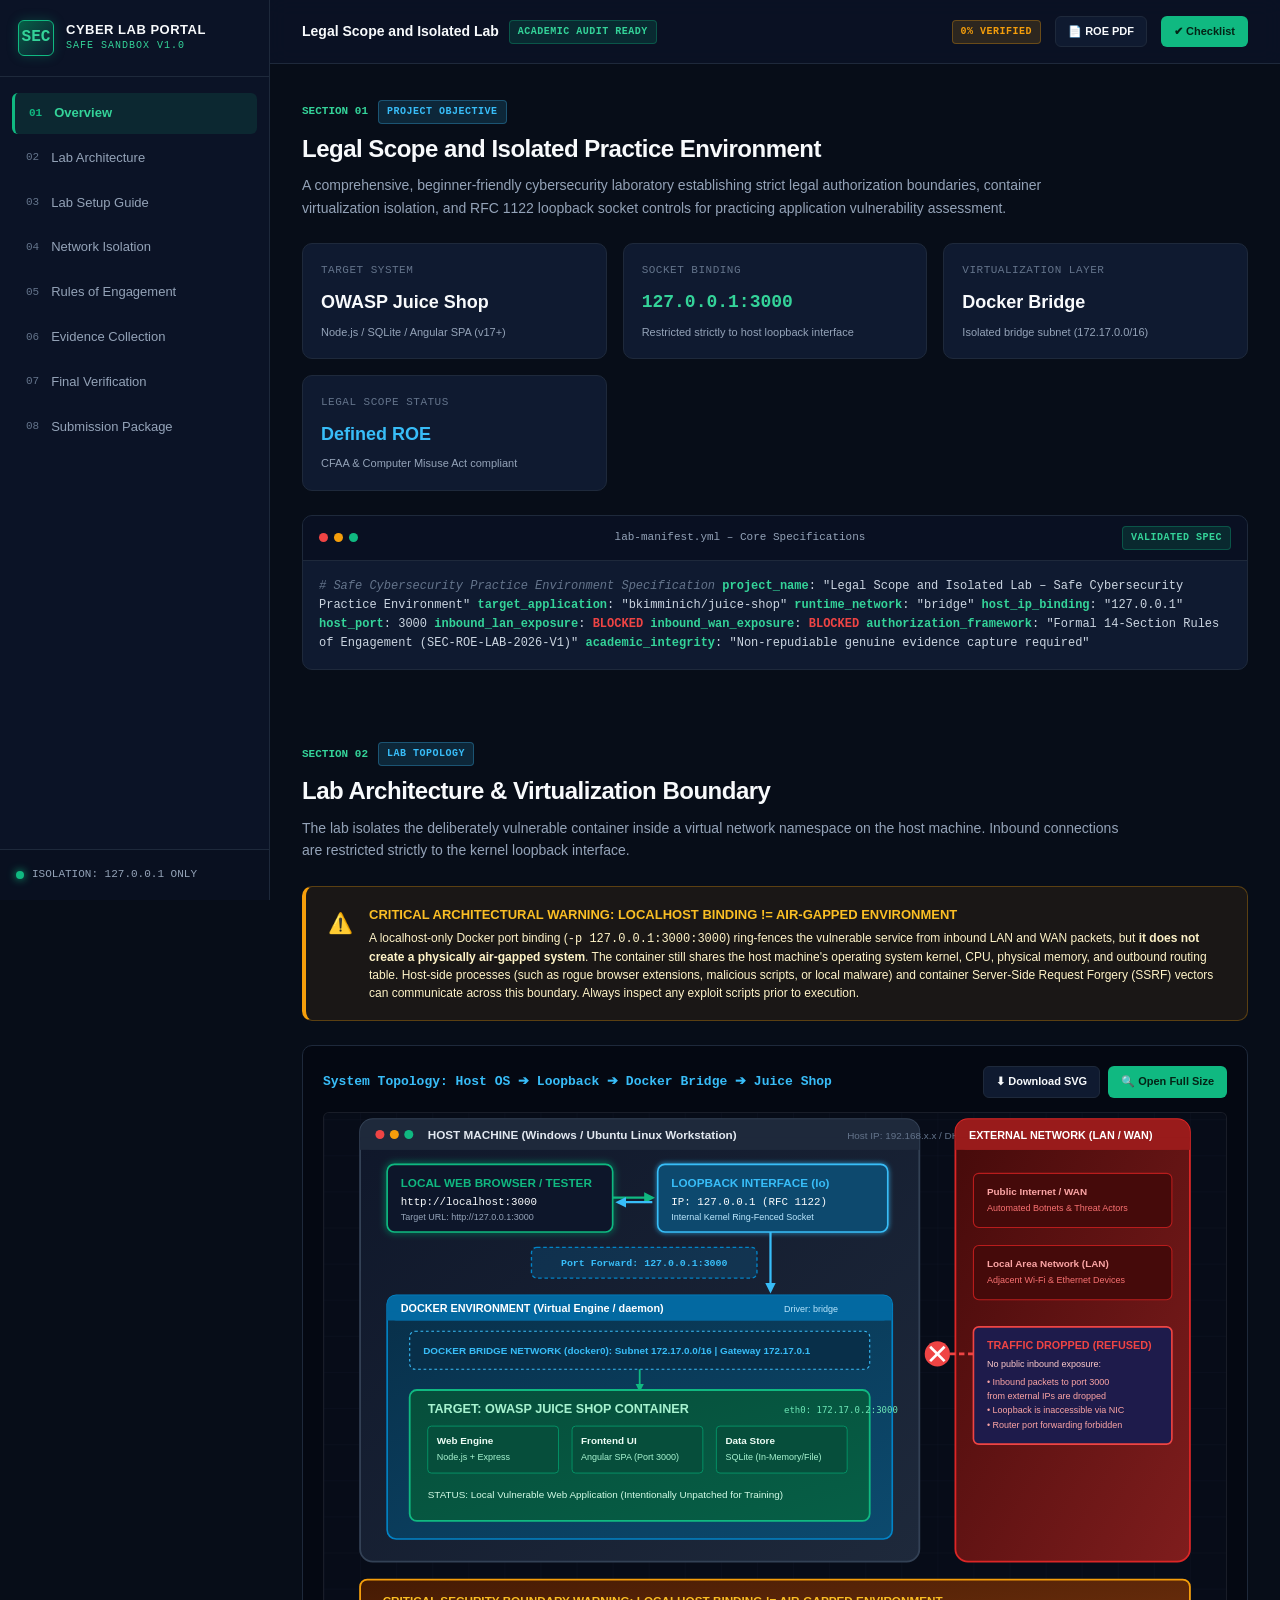
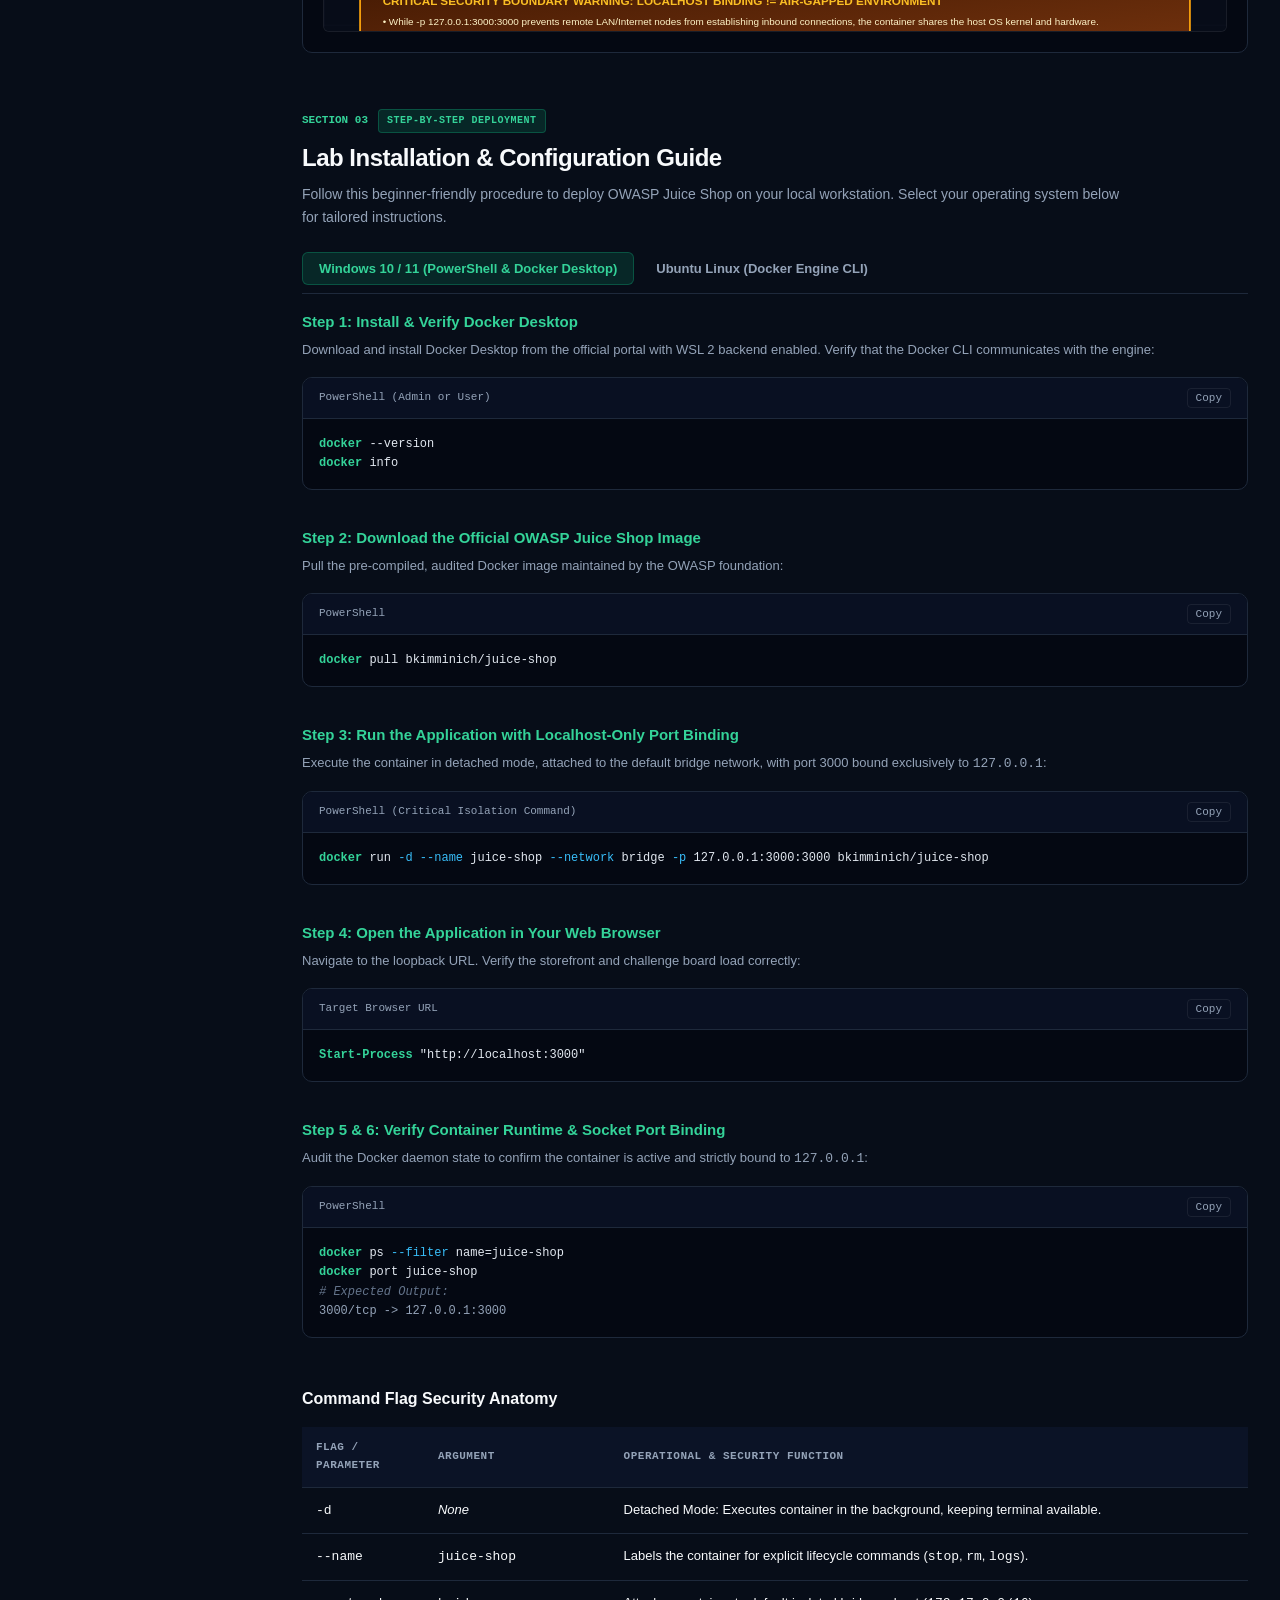
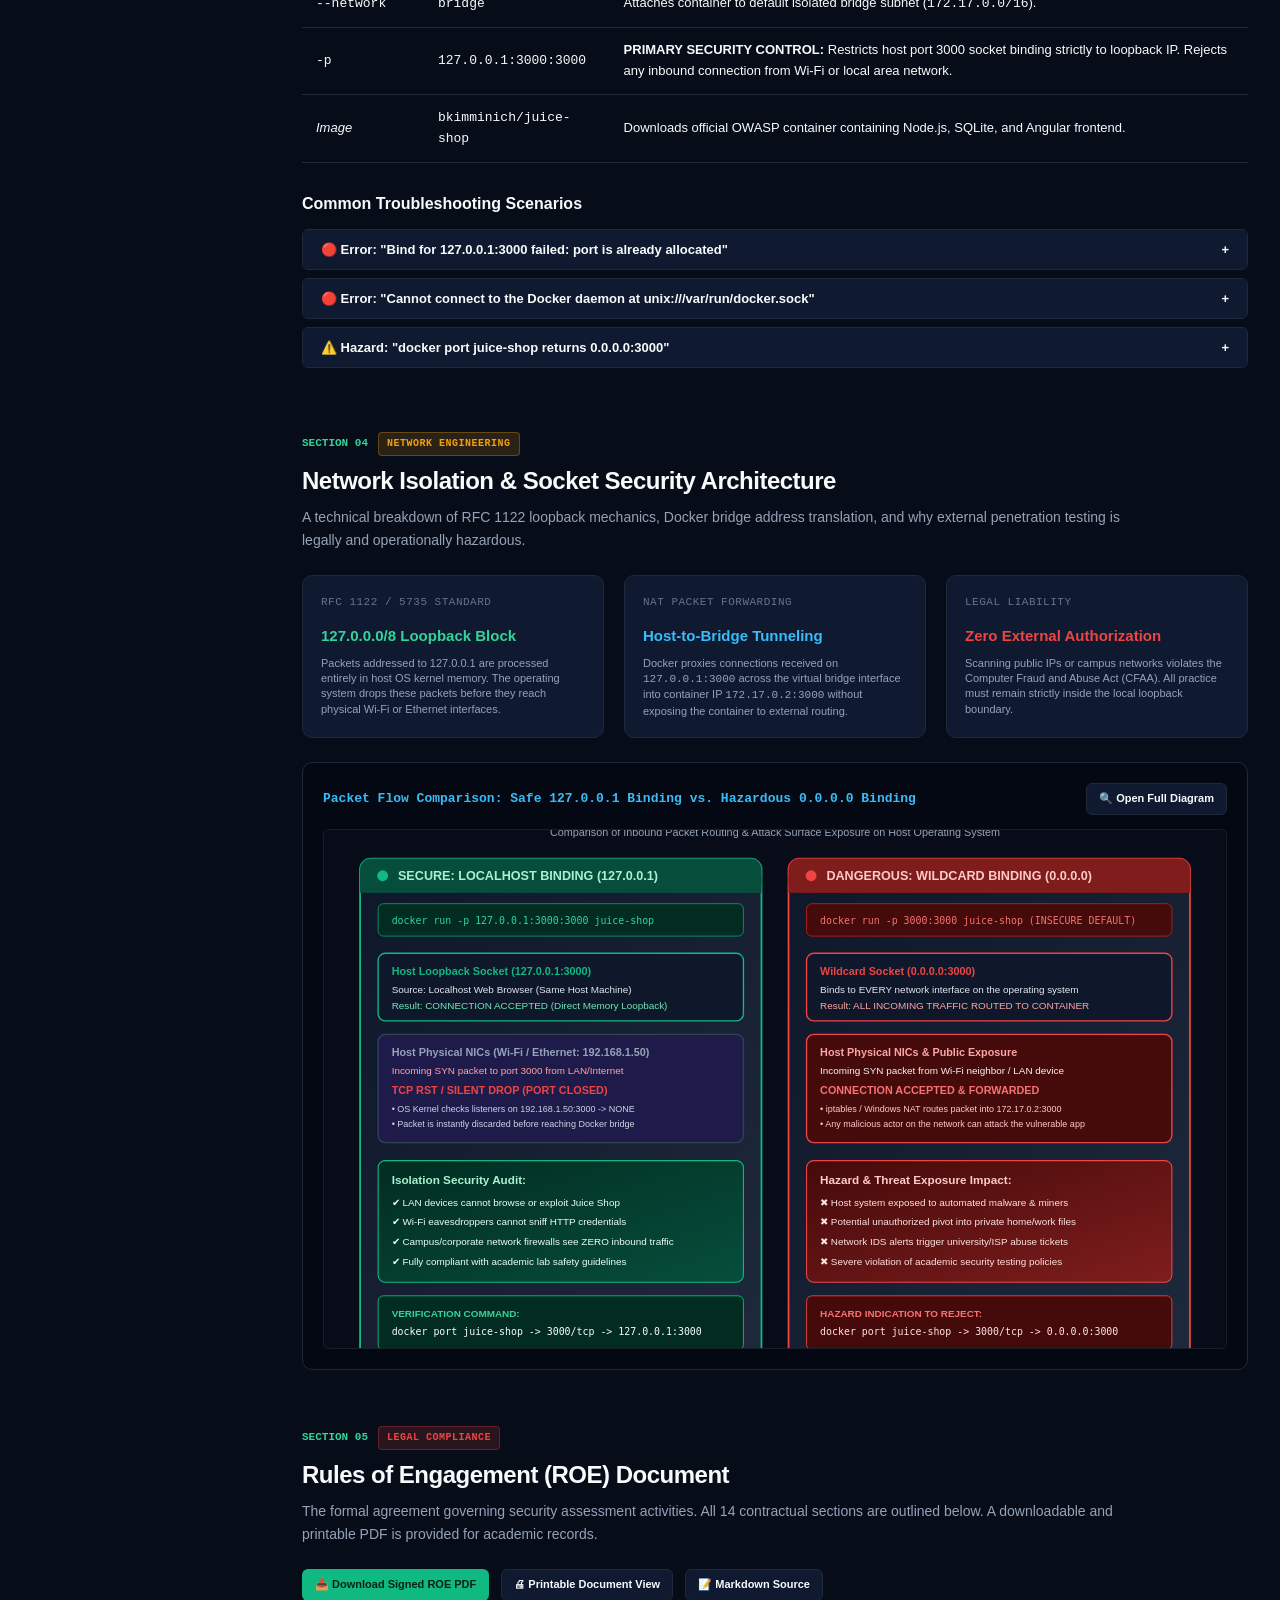
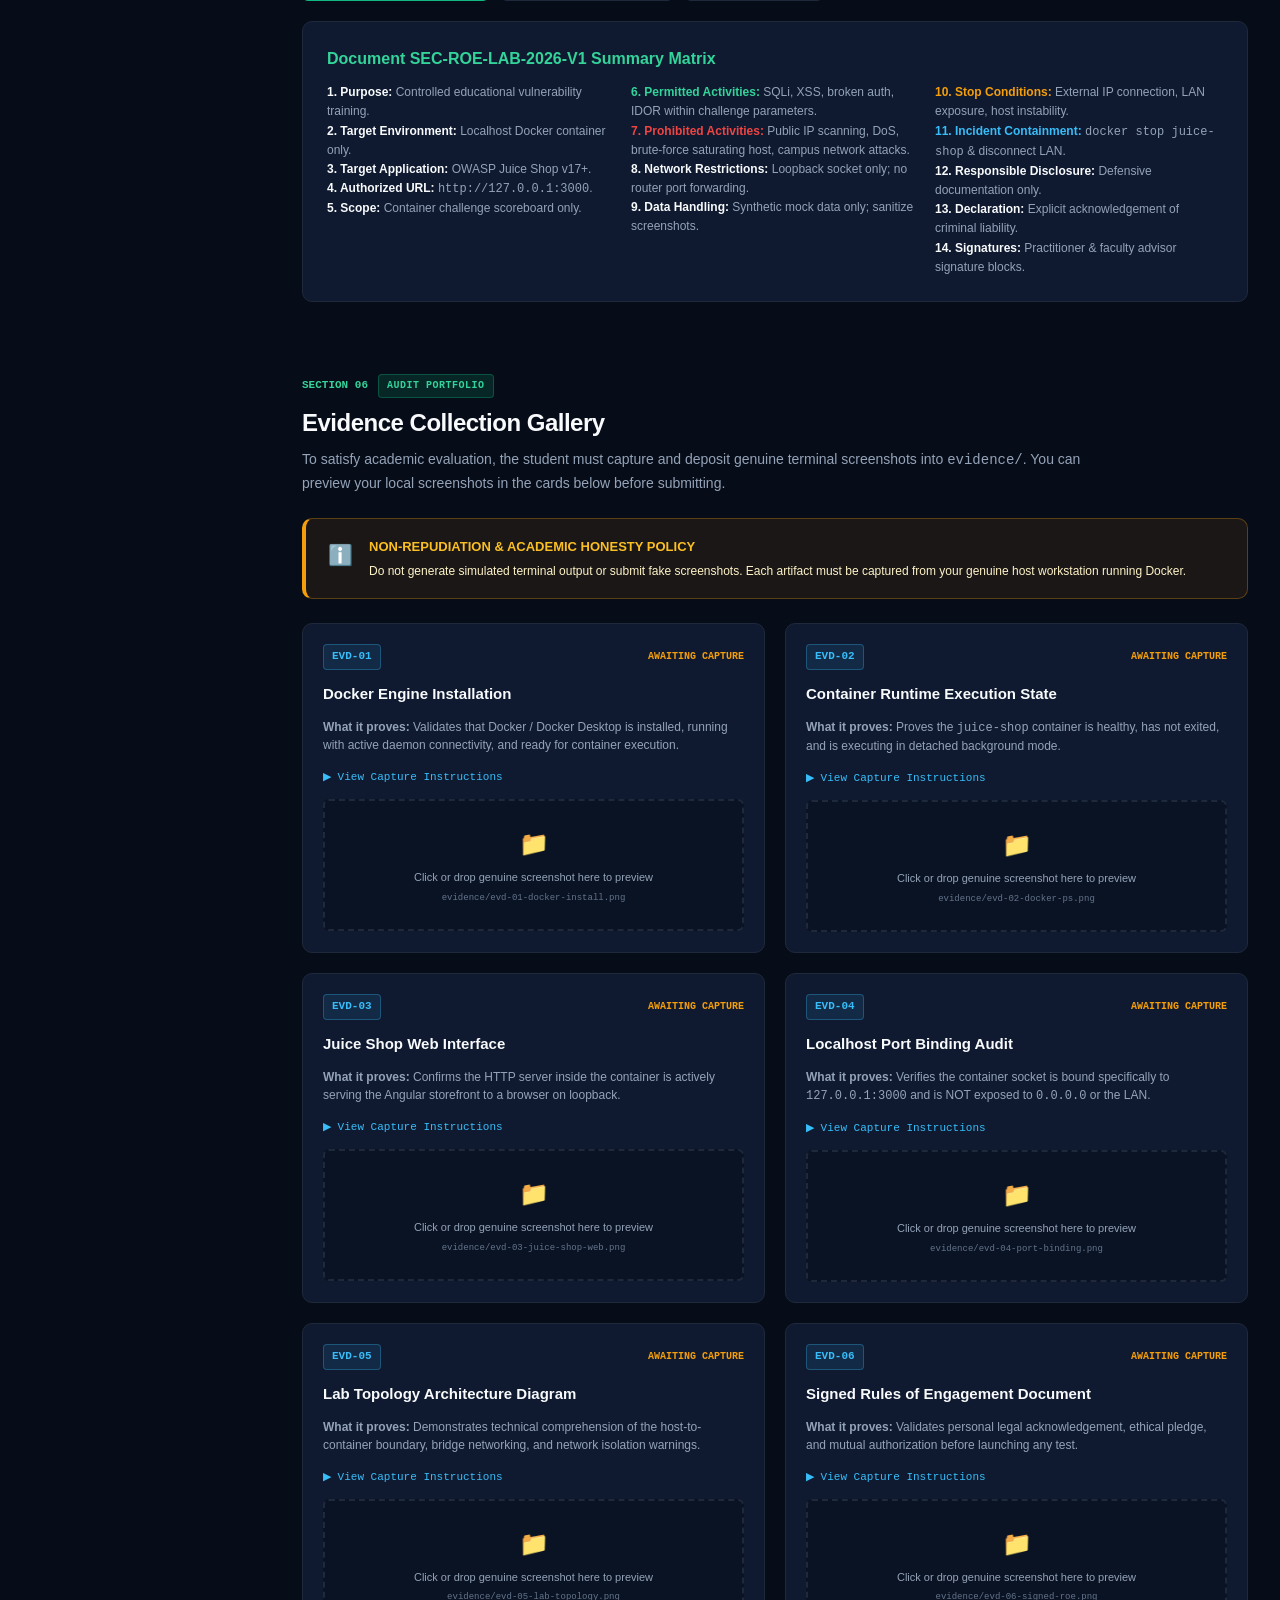
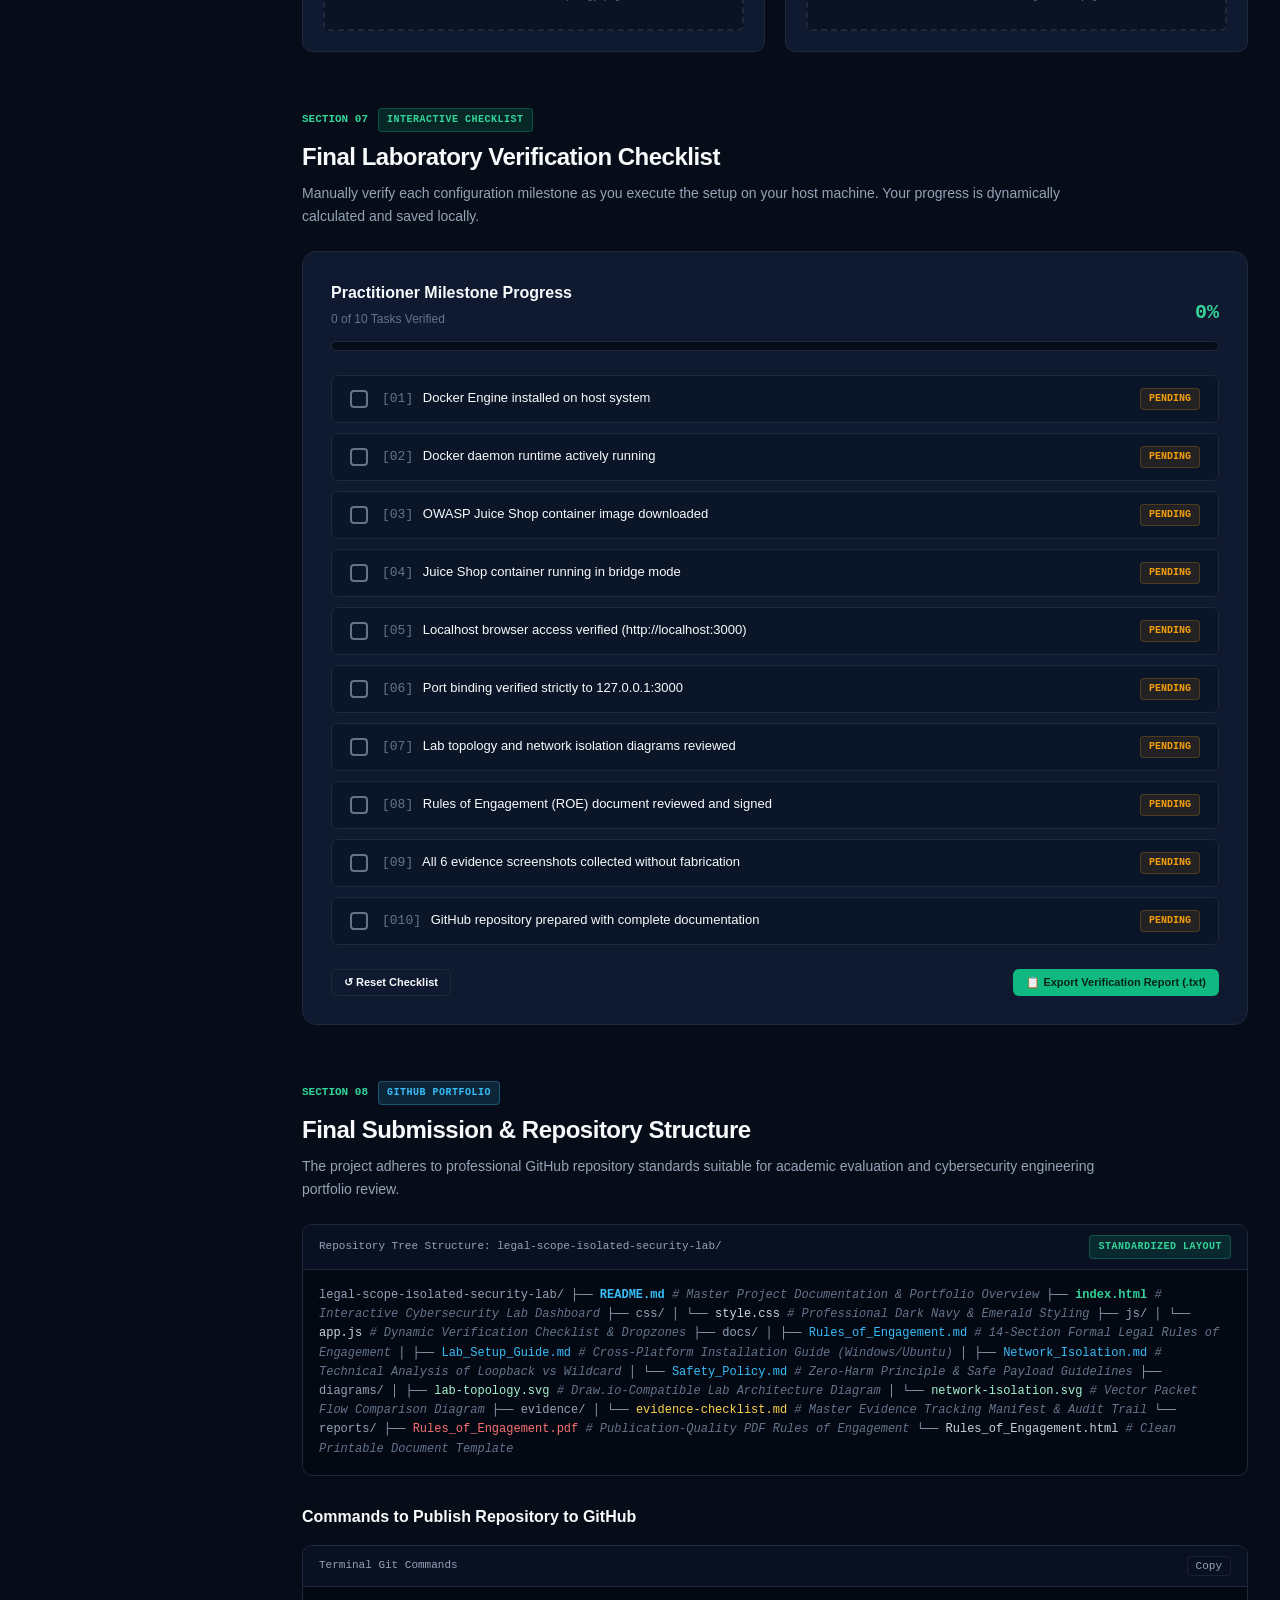
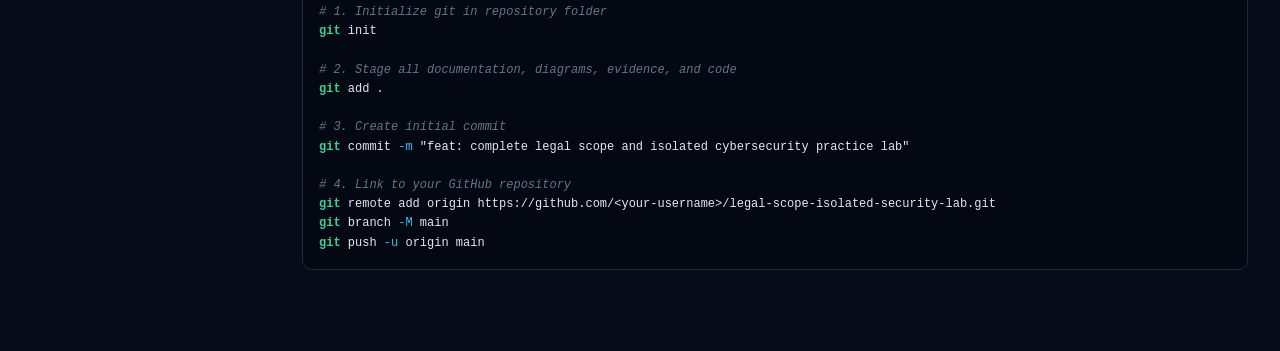
<file: index.html>
<!DOCTYPE html>
<html lang="en">
<head>
  <meta charset="UTF-8">
  <meta name="viewport" content="width=device-width, initial-scale=1.0">
  <title>Legal Scope and Isolated Lab – Safe Cybersecurity Practice Environment</title>
  <meta name="description" content="Professional laboratory documentation and verification platform for isolated application security training using OWASP Juice Shop and Docker.">
  <link rel="stylesheet" href="css/style.css">
  <link rel="icon" href="data:image/svg+xml,<svg xmlns='http://www.w3.org/2000/svg' viewBox='0 0 24 24' fill='%2310b981'><path d='M12 1L3 5v6c0 5.55 3.84 10.74 9 12 5.16-1.26 9-6.45 9-12V5l-9-4zm-2 16l-4-4 1.41-1.41L10 14.17l6.59-6.59L18 9l-8 8z'/></svg>">
</head>
<body>

  <!-- ==================== SIDEBAR NAVIGATION ==================== -->
  <aside class="sidebar">
    <div class="sidebar-header">
      <div class="logo-badge">SEC</div>
      <div>
        <div class="sidebar-title">CYBER LAB PORTAL</div>
        <div class="sidebar-subtitle">SAFE SANDBOX v1.0</div>
      </div>
    </div>

    <nav class="sidebar-nav">
      <a href="#overview" class="nav-item active">
        <span class="nav-num">01</span>
        <span>Overview</span>
      </a>
      <a href="#architecture" class="nav-item">
        <span class="nav-num">02</span>
        <span>Lab Architecture</span>
      </a>
      <a href="#setup" class="nav-item">
        <span class="nav-num">03</span>
        <span>Lab Setup Guide</span>
      </a>
      <a href="#isolation" class="nav-item">
        <span class="nav-num">04</span>
        <span>Network Isolation</span>
      </a>
      <a href="#roe" class="nav-item">
        <span class="nav-num">05</span>
        <span>Rules of Engagement</span>
      </a>
      <a href="#evidence" class="nav-item">
        <span class="nav-num">06</span>
        <span>Evidence Collection</span>
      </a>
      <a href="#verification" class="nav-item">
        <span class="nav-num">07</span>
        <span>Final Verification</span>
      </a>
      <a href="#submission" class="nav-item">
        <span class="nav-num">08</span>
        <span>Submission Package</span>
      </a>
    </nav>

    <div class="sidebar-footer">
      <div class="status-indicator">
        <div class="status-dot"></div>
        <span>ISOLATION: 127.0.0.1 ONLY</span>
      </div>
    </div>
  </aside>

  <!-- ==================== MAIN CONTENT AREA ==================== -->
  <div class="main-content">
    
    <!-- TOP STICKY BAR -->
    <header class="top-bar">
      <div class="top-bar-title">
        <button id="mobile-menu-toggle" class="mobile-menu-btn" aria-label="Toggle Menu">☰</button>
        <span>Legal Scope and Isolated Lab</span>
        <span class="badge-tag badge-secure">ACADEMIC AUDIT READY</span>
      </div>
      <div class="top-bar-actions">
        <span id="top-bar-verify-badge" class="badge-tag badge-warning">0% VERIFIED</span>
        <a href="reports/Rules_of_Engagement.pdf" target="_blank" class="btn-sm btn-secondary">
          <span>📄 ROE PDF</span>
        </a>
        <a href="#verification" class="btn-sm btn-primary">
          <span>✔ Checklist</span>
        </a>
      </div>
    </header>

    <!-- CONTENT WRAPPER -->
    <main class="content-container">

      <!-- ==================== 1. OVERVIEW ==================== -->
      <section id="overview" class="section-block">
        <div class="section-header">
          <div class="section-meta">
            <span class="section-id">SECTION 01</span>
            <span class="badge-tag badge-info">PROJECT OBJECTIVE</span>
          </div>
          <h1 class="section-title">Legal Scope and Isolated Practice Environment</h1>
          <p class="section-desc">
            A comprehensive, beginner-friendly cybersecurity laboratory establishing strict legal authorization boundaries, container virtualization isolation, and RFC 1122 loopback socket controls for practicing application vulnerability assessment.
          </p>
        </div>

        <!-- METRICS CARDS -->
        <div class="metrics-grid">
          <div class="metric-card">
            <div class="metric-label">Target System</div>
            <div class="metric-value">OWASP Juice Shop</div>
            <div class="metric-desc">Node.js / SQLite / Angular SPA (v17+)</div>
          </div>
          <div class="metric-card">
            <div class="metric-label">Socket Binding</div>
            <div class="metric-value" style="color: var(--emerald-light); font-family: var(--font-mono);">127.0.0.1:3000</div>
            <div class="metric-desc">Restricted strictly to host loopback interface</div>
          </div>
          <div class="metric-card">
            <div class="metric-label">Virtualization Layer</div>
            <div class="metric-value">Docker Bridge</div>
            <div class="metric-desc">Isolated bridge subnet (172.17.0.0/16)</div>
          </div>
          <div class="metric-card">
            <div class="metric-label">Legal Scope Status</div>
            <div class="metric-value" style="color: var(--cyan);">Defined ROE</div>
            <div class="metric-desc">CFAA &amp; Computer Misuse Act compliant</div>
          </div>
        </div>

        <!-- EXECUTIVE SUMMARY CONTENT -->
        <div class="code-window" style="background-color: var(--bg-card); border-color: var(--border-color);">
          <div class="code-header">
            <div class="code-dots">
              <span class="code-dot code-dot-red"></span>
              <span class="code-dot code-dot-yellow"></span>
              <span class="code-dot code-dot-green"></span>
            </div>
            <div class="code-title">lab-manifest.yml – Core Specifications</div>
            <span class="badge-tag badge-secure">VALIDATED SPEC</span>
          </div>
          <div class="code-body" style="color: #cbd5e1;">
<span class="comment"># Safe Cybersecurity Practice Environment Specification</span>
<span class="cmd">project_name</span>: "Legal Scope and Isolated Lab – Safe Cybersecurity Practice Environment"
<span class="cmd">target_application</span>: "bkimminich/juice-shop"
<span class="cmd">runtime_network</span>: "bridge"
<span class="cmd">host_ip_binding</span>: "127.0.0.1"
<span class="cmd">host_port</span>: 3000
<span class="cmd">inbound_lan_exposure</span>: <span style="color: #ef4444; font-weight: bold;">BLOCKED</span>
<span class="cmd">inbound_wan_exposure</span>: <span style="color: #ef4444; font-weight: bold;">BLOCKED</span>
<span class="cmd">authorization_framework</span>: "Formal 14-Section Rules of Engagement (SEC-ROE-LAB-2026-V1)"
<span class="cmd">academic_integrity</span>: "Non-repudiable genuine evidence capture required"
          </div>
        </div>
      </section>

      <!-- ==================== 2. LAB ARCHITECTURE ==================== -->
      <section id="architecture" class="section-block">
        <div class="section-header">
          <div class="section-meta">
            <span class="section-id">SECTION 02</span>
            <span class="badge-tag badge-info">LAB TOPOLOGY</span>
          </div>
          <h2 class="section-title">Lab Architecture &amp; Virtualization Boundary</h2>
          <p class="section-desc">
            The lab isolates the deliberately vulnerable container inside a virtual network namespace on the host machine. Inbound connections are restricted strictly to the kernel loopback interface.
          </p>
        </div>

        <!-- ARCHITECTURE WARNING CALLOUT -->
        <div class="alert-card alert-warning">
          <div class="alert-icon">⚠️</div>
          <div>
            <div class="alert-title">CRITICAL ARCHITECTURAL WARNING: LOCALHOST BINDING != AIR-GAPPED ENVIRONMENT</div>
            <div class="alert-desc">
              A localhost-only Docker port binding (<code>-p 127.0.0.1:3000:3000</code>) ring-fences the vulnerable service from inbound LAN and WAN packets, but <strong>it does not create a physically air-gapped system</strong>. The container still shares the host machine's operating system kernel, CPU, physical memory, and outbound routing table. Host-side processes (such as rogue browser extensions, malicious scripts, or local malware) and container Server-Side Request Forgery (SSRF) vectors can communicate across this boundary. Always inspect any exploit scripts prior to execution.
            </div>
          </div>
        </div>

        <!-- DIAGRAM DISPLAY CARD -->
        <div class="diagram-wrapper">
          <div class="diagram-toolbar">
            <div class="diagram-title">System Topology: Host OS ➔ Loopback ➔ Docker Bridge ➔ Juice Shop</div>
            <div style="display: flex; gap: 8px;">
              <a href="diagrams/lab-topology.svg" download="lab-topology.svg" class="btn-sm btn-secondary">
                <span>⬇ Download SVG</span>
              </a>
              <a href="diagrams/lab-topology.svg" target="_blank" class="btn-sm btn-primary">
                <span>🔍 Open Full Size</span>
              </a>
            </div>
          </div>
          <div class="diagram-image-container">
            <img src="diagrams/lab-topology.svg" alt="Lab Architecture Topology Diagram" loading="lazy">
          </div>
        </div>
      </section>

      <!-- ==================== 3. LAB SETUP GUIDE ==================== -->
      <section id="setup" class="section-block">
        <div class="section-header">
          <div class="section-meta">
            <span class="section-id">SECTION 03</span>
            <span class="badge-tag badge-secure">STEP-BY-STEP DEPLOYMENT</span>
          </div>
          <h2 class="section-title">Lab Installation &amp; Configuration Guide</h2>
          <p class="section-desc">
            Follow this beginner-friendly procedure to deploy OWASP Juice Shop on your local workstation. Select your operating system below for tailored instructions.
          </p>
        </div>

        <!-- OS SWITCHER TABS -->
        <div class="tab-container">
          <div class="tab-nav">
            <button class="tab-btn active" data-tab="tab-windows">Windows 10 / 11 (PowerShell &amp; Docker Desktop)</button>
            <button class="tab-btn" data-tab="tab-ubuntu">Ubuntu Linux (Docker Engine CLI)</button>
          </div>

          <!-- WINDOWS TAB -->
          <div id="tab-windows" class="tab-pane active">
            <div style="display: flex; flex-direction: column; gap: 20px;">
              
              <!-- STEP 1 -->
              <div>
                <h3 style="font-size: 15px; font-weight: 700; color: var(--emerald-light); margin-bottom: 6px;">
                  Step 1: Install &amp; Verify Docker Desktop
                </h3>
                <p style="font-size: 13px; color: var(--text-secondary); margin-bottom: 8px;">
                  Download and install Docker Desktop from the official portal with WSL 2 backend enabled. Verify that the Docker CLI communicates with the engine:
                </p>
                <div class="code-window">
                  <div class="code-header">
                    <span class="code-title">PowerShell (Admin or User)</span>
                    <button class="code-copy-btn">Copy</button>
                  </div>
                  <div class="code-body">
                    <span class="cmd">docker</span> --version<br>
                    <span class="cmd">docker</span> info
                  </div>
                </div>
              </div>

              <!-- STEP 2 -->
              <div>
                <h3 style="font-size: 15px; font-weight: 700; color: var(--emerald-light); margin-bottom: 6px;">
                  Step 2: Download the Official OWASP Juice Shop Image
                </h3>
                <p style="font-size: 13px; color: var(--text-secondary); margin-bottom: 8px;">
                  Pull the pre-compiled, audited Docker image maintained by the OWASP foundation:
                </p>
                <div class="code-window">
                  <div class="code-header">
                    <span class="code-title">PowerShell</span>
                    <button class="code-copy-btn">Copy</button>
                  </div>
                  <div class="code-body">
                    <span class="cmd">docker</span> pull bkimminich/juice-shop
                  </div>
                </div>
              </div>

              <!-- STEP 3 -->
              <div>
                <h3 style="font-size: 15px; font-weight: 700; color: var(--emerald-light); margin-bottom: 6px;">
                  Step 3: Run the Application with Localhost-Only Port Binding
                </h3>
                <p style="font-size: 13px; color: var(--text-secondary); margin-bottom: 8px;">
                  Execute the container in detached mode, attached to the default bridge network, with port 3000 bound exclusively to <code>127.0.0.1</code>:
                </p>
                <div class="code-window">
                  <div class="code-header">
                    <span class="code-title">PowerShell (Critical Isolation Command)</span>
                    <button class="code-copy-btn">Copy</button>
                  </div>
                  <div class="code-body">
                    <span class="cmd">docker</span> run <span class="flag">-d</span> <span class="flag">--name</span> juice-shop <span class="flag">--network</span> bridge <span class="flag">-p</span> 127.0.0.1:3000:3000 bkimminich/juice-shop
                  </div>
                </div>
              </div>

              <!-- STEP 4 -->
              <div>
                <h3 style="font-size: 15px; font-weight: 700; color: var(--emerald-light); margin-bottom: 6px;">
                  Step 4: Open the Application in Your Web Browser
                </h3>
                <p style="font-size: 13px; color: var(--text-secondary); margin-bottom: 8px;">
                  Navigate to the loopback URL. Verify the storefront and challenge board load correctly:
                </p>
                <div class="code-window">
                  <div class="code-header">
                    <span class="code-title">Target Browser URL</span>
                    <button class="code-copy-btn">Copy</button>
                  </div>
                  <div class="code-body">
                    <span class="cmd">Start-Process</span> "http://localhost:3000"
                  </div>
                </div>
              </div>

              <!-- STEP 5 & 6 -->
              <div>
                <h3 style="font-size: 15px; font-weight: 700; color: var(--emerald-light); margin-bottom: 6px;">
                  Step 5 &amp; 6: Verify Container Runtime &amp; Socket Port Binding
                </h3>
                <p style="font-size: 13px; color: var(--text-secondary); margin-bottom: 8px;">
                  Audit the Docker daemon state to confirm the container is active and strictly bound to <code>127.0.0.1</code>:
                </p>
                <div class="code-window">
                  <div class="code-header">
                    <span class="code-title">PowerShell</span>
                    <button class="code-copy-btn">Copy</button>
                  </div>
                  <div class="code-body">
                    <span class="cmd">docker</span> ps <span class="flag">--filter</span> name=juice-shop<br>
                    <span class="cmd">docker</span> port juice-shop<br>
                    <span class="comment"># Expected Output:</span><br>
                    <span class="output">3000/tcp -> 127.0.0.1:3000</span>
                  </div>
                </div>
              </div>

            </div>
          </div>

          <!-- UBUNTU TAB -->
          <div id="tab-ubuntu" class="tab-pane">
            <div style="display: flex; flex-direction: column; gap: 20px;">
              <div>
                <h3 style="font-size: 15px; font-weight: 700; color: var(--emerald-light); margin-bottom: 6px;">
                  Ubuntu Linux (22.04 / 24.04 LTS) Docker Engine Setup
                </h3>
                <div class="code-window">
                  <div class="code-header">
                    <span class="code-title">Bash Terminal</span>
                    <button class="code-copy-btn">Copy</button>
                  </div>
                  <div class="code-body">
                    <span class="comment"># 1. Update packages and install Docker CE</span><br>
                    <span class="cmd">sudo</span> apt update &amp;&amp; <span class="cmd">sudo</span> apt install -y docker.io<br>
                    <span class="cmd">sudo</span> systemctl enable --now docker<br><br>
                    <span class="comment"># 2. Pull official image</span><br>
                    <span class="cmd">docker</span> pull bkimminich/juice-shop<br><br>
                    <span class="comment"># 3. Run with strict localhost isolation</span><br>
                    <span class="cmd">docker</span> run <span class="flag">-d</span> <span class="flag">--name</span> juice-shop <span class="flag">--network</span> bridge <span class="flag">-p</span> 127.0.0.1:3000:3000 bkimminich/juice-shop<br><br>
                    <span class="comment"># 4. Audit port binding</span><br>
                    <span class="cmd">docker</span> port juice-shop<br>
                    <span class="comment"># 5. Socket check</span><br>
                    <span class="cmd">ss</span> -tulpn | grep 3000
                  </div>
                </div>
              </div>
            </div>
          </div>
        </div>

        <!-- COMMAND FLAG EXPLANATIONS TABLE -->
        <h3 style="font-size: 16px; font-weight: 700; color: var(--text-primary); margin-top: 32px; margin-bottom: 12px;">
          Command Flag Security Anatomy
        </h3>
        <table class="custom-table">
          <thead>
            <tr>
              <th>Flag / Parameter</th>
              <th>Argument</th>
              <th>Operational &amp; Security Function</th>
            </tr>
          </thead>
          <tbody>
            <tr>
              <td><code>-d</code></td>
              <td><em>None</em></td>
              <td>Detached Mode: Executes container in the background, keeping terminal available.</td>
            </tr>
            <tr>
              <td><code>--name</code></td>
              <td><code>juice-shop</code></td>
              <td>Labels the container for explicit lifecycle commands (<code>stop</code>, <code>rm</code>, <code>logs</code>).</td>
            </tr>
            <tr>
              <td><code>--network</code></td>
              <td><code>bridge</code></td>
              <td>Attaches container to default isolated bridge subnet (<code>172.17.0.0/16</code>).</td>
            </tr>
            <tr>
              <td><code>-p</code></td>
              <td><code>127.0.0.1:3000:3000</code></td>
              <td><strong>PRIMARY SECURITY CONTROL:</strong> Restricts host port 3000 socket binding strictly to loopback IP. Rejects any inbound connection from Wi-Fi or local area network.</td>
            </tr>
            <tr>
              <td><em>Image</em></td>
              <td><code>bkimminich/juice-shop</code></td>
              <td>Downloads official OWASP container containing Node.js, SQLite, and Angular frontend.</td>
            </tr>
          </tbody>
        </table>

        <!-- TROUBLESHOOTING ACCORDION -->
        <h3 style="font-size: 16px; font-weight: 700; color: var(--text-primary); margin-top: 28px; margin-bottom: 12px;">
          Common Troubleshooting Scenarios
        </h3>
        <div class="accordion-item">
          <button class="accordion-trigger">
            <span>🔴 Error: "Bind for 127.0.0.1:3000 failed: port is already allocated"</span>
            <span>+</span>
          </button>
          <div class="accordion-content">
            Another service on your host machine is currently using port 3000. Identify the offending process in PowerShell with:
            <code>Get-NetTCPConnection -LocalPort 3000</code> or in Linux with <code>sudo lsof -i :3000</code>. If an old Juice Shop container is already running, remove it with <code>docker rm -f juice-shop</code>.
          </div>
        </div>
        <div class="accordion-item">
          <button class="accordion-trigger">
            <span>🔴 Error: "Cannot connect to the Docker daemon at unix:///var/run/docker.sock"</span>
            <span>+</span>
          </button>
          <div class="accordion-content">
            The Docker daemon background process is not active. On Windows, launch Docker Desktop and wait until the whale icon in the taskbar stays solid green. On Ubuntu, execute <code>sudo systemctl start docker</code>.
          </div>
        </div>
        <div class="accordion-item">
          <button class="accordion-trigger">
            <span>⚠️ Hazard: "docker port juice-shop returns 0.0.0.0:3000"</span>
            <span>+</span>
          </button>
          <div class="accordion-content">
            <strong>CRITICAL SECURITY VIOLATION:</strong> You ran Docker with <code>-p 3000:3000</code> instead of <code>-p 127.0.0.1:3000:3000</code>. This exposes the vulnerable app to your entire local Wi-Fi network. Immediately run <code>docker rm -f juice-shop</code> and re-launch with the strict <code>127.0.0.1:</code> prefix.
          </div>
        </div>

      </section>

      <!-- ==================== 4. ISOLATION & NETWORK SECURITY ==================== -->
      <section id="isolation" class="section-block">
        <div class="section-header">
          <div class="section-meta">
            <span class="section-id">SECTION 04</span>
            <span class="badge-tag badge-warning">NETWORK ENGINEERING</span>
          </div>
          <h2 class="section-title">Network Isolation &amp; Socket Security Architecture</h2>
          <p class="section-desc">
            A technical breakdown of RFC 1122 loopback mechanics, Docker bridge address translation, and why external penetration testing is legally and operationally hazardous.
          </p>
        </div>

        <div style="display: grid; grid-template-columns: repeat(auto-fit, minmax(300px, 1fr)); gap: 20px; margin-bottom: 24px;">
          <div class="metric-card">
            <div class="metric-label">RFC 1122 / 5735 Standard</div>
            <div style="font-size: 15px; font-weight: 700; color: var(--emerald-light); margin-top: 4px;">127.0.0.0/8 Loopback Block</div>
            <div class="metric-desc">
              Packets addressed to 127.0.0.1 are processed entirely in host OS kernel memory. The operating system drops these packets before they reach physical Wi-Fi or Ethernet interfaces.
            </div>
          </div>
          <div class="metric-card">
            <div class="metric-label">NAT Packet Forwarding</div>
            <div style="font-size: 15px; font-weight: 700; color: var(--cyan); margin-top: 4px;">Host-to-Bridge Tunneling</div>
            <div class="metric-desc">
              Docker proxies connections received on <code>127.0.0.1:3000</code> across the virtual bridge interface into container IP <code>172.17.0.2:3000</code> without exposing the container to external routing.
            </div>
          </div>
          <div class="metric-card">
            <div class="metric-label">Legal Liability</div>
            <div style="font-size: 15px; font-weight: 700; color: var(--rose); margin-top: 4px;">Zero External Authorization</div>
            <div class="metric-desc">
              Scanning public IPs or campus networks violates the Computer Fraud and Abuse Act (CFAA). All practice must remain strictly inside the local loopback boundary.
            </div>
          </div>
        </div>

        <!-- NETWORK ISOLATION COMPARISON DIAGRAM -->
        <div class="diagram-wrapper">
          <div class="diagram-toolbar">
            <div class="diagram-title">Packet Flow Comparison: Safe 127.0.0.1 Binding vs. Hazardous 0.0.0.0 Binding</div>
            <a href="diagrams/network-isolation.svg" target="_blank" class="btn-sm btn-secondary">
              <span>🔍 Open Full Diagram</span>
            </a>
          </div>
          <div class="diagram-image-container">
            <img src="diagrams/network-isolation.svg" alt="Network Isolation Comparison Diagram" loading="lazy">
          </div>
        </div>
      </section>

      <!-- ==================== 5. RULES OF ENGAGEMENT ==================== -->
      <section id="roe" class="section-block">
        <div class="section-header">
          <div class="section-meta">
            <span class="section-id">SECTION 05</span>
            <span class="badge-tag badge-danger">LEGAL COMPLIANCE</span>
          </div>
          <h2 class="section-title">Rules of Engagement (ROE) Document</h2>
          <p class="section-desc">
            The formal agreement governing security assessment activities. All 14 contractual sections are outlined below. A downloadable and printable PDF is provided for academic records.
          </p>
        </div>

        <div style="display: flex; gap: 12px; margin-bottom: 20px;">
          <a href="reports/Rules_of_Engagement.pdf" target="_blank" class="btn-sm btn-primary">
            <span>📥 Download Signed ROE PDF</span>
          </a>
          <a href="reports/Rules_of_Engagement.html" target="_blank" class="btn-sm btn-secondary">
            <span>🖨 Printable Document View</span>
          </a>
          <a href="docs/Rules_of_Engagement.md" target="_blank" class="btn-sm btn-secondary">
            <span>📝 Markdown Source</span>
          </a>
        </div>

        <!-- 14 SECTIONS SUMMARY CARD -->
        <div class="code-window" style="background-color: var(--bg-card); border-color: var(--border-color); padding: 24px;">
          <h3 style="font-size: 16px; font-weight: 700; color: var(--emerald-light); margin-bottom: 12px;">
            Document SEC-ROE-LAB-2026-V1 Summary Matrix
          </h3>
          <div style="display: grid; grid-template-columns: repeat(auto-fit, minmax(280px, 1fr)); gap: 16px; font-size: 12px; color: var(--text-secondary);">
            <div>
              <strong style="color: var(--text-primary);">1. Purpose:</strong> Controlled educational vulnerability training.<br>
              <strong style="color: var(--text-primary);">2. Target Environment:</strong> Localhost Docker container only.<br>
              <strong style="color: var(--text-primary);">3. Target Application:</strong> OWASP Juice Shop v17+.<br>
              <strong style="color: var(--text-primary);">4. Authorized URL:</strong> <code>http://127.0.0.1:3000</code>.<br>
              <strong style="color: var(--text-primary);">5. Scope:</strong> Container challenge scoreboard only.
            </div>
            <div>
              <strong style="color: var(--emerald-light);">6. Permitted Activities:</strong> SQLi, XSS, broken auth, IDOR within challenge parameters.<br>
              <strong style="color: var(--rose);">7. Prohibited Activities:</strong> Public IP scanning, DoS, brute-force saturating host, campus network attacks.<br>
              <strong style="color: var(--text-primary);">8. Network Restrictions:</strong> Loopback socket only; no router port forwarding.<br>
              <strong style="color: var(--text-primary);">9. Data Handling:</strong> Synthetic mock data only; sanitize screenshots.
            </div>
            <div>
              <strong style="color: var(--amber);">10. Stop Conditions:</strong> External IP connection, LAN exposure, host instability.<br>
              <strong style="color: var(--cyan);">11. Incident Containment:</strong> <code>docker stop juice-shop</code> &amp; disconnect LAN.<br>
              <strong style="color: var(--text-primary);">12. Responsible Disclosure:</strong> Defensive documentation only.<br>
              <strong style="color: var(--text-primary);">13. Declaration:</strong> Explicit acknowledgement of criminal liability.<br>
              <strong style="color: var(--text-primary);">14. Signatures:</strong> Practitioner &amp; faculty advisor signature blocks.
            </div>
          </div>
        </div>
      </section>

      <!-- ==================== 6. EVIDENCE COLLECTION ==================== -->
      <section id="evidence" class="section-block">
        <div class="section-header">
          <div class="section-meta">
            <span class="section-id">SECTION 06</span>
            <span class="badge-tag badge-secure">AUDIT PORTFOLIO</span>
          </div>
          <h2 class="section-title">Evidence Collection Gallery</h2>
          <p class="section-desc">
            To satisfy academic evaluation, the student must capture and deposit genuine terminal screenshots into <code>evidence/</code>. You can preview your local screenshots in the cards below before submitting.
          </p>
        </div>

        <div class="alert-card alert-warning">
          <div class="alert-icon">ℹ️</div>
          <div>
            <div class="alert-title">NON-REPUDIATION &amp; ACADEMIC HONESTY POLICY</div>
            <div class="alert-desc">
              Do not generate simulated terminal output or submit fake screenshots. Each artifact must be captured from your genuine host workstation running Docker.
            </div>
          </div>
        </div>

        <!-- 6 EVIDENCE CARDS -->
        <div class="evidence-grid">
          
          <!-- EVD-01 -->
          <div class="evidence-card">
            <div class="evidence-header">
              <span class="evidence-id">EVD-01</span>
              <span class="evidence-status">AWAITING CAPTURE</span>
            </div>
            <div class="evidence-title">Docker Engine Installation</div>
            <div class="evidence-proves">
              <strong>What it proves:</strong> Validates that Docker / Docker Desktop is installed, running with active daemon connectivity, and ready for container execution.
            </div>
            <button class="evidence-instr-toggle">▶ View Capture Instructions</button>
            <div class="evidence-instr-content">
              Run: <code>docker --version; docker info</code> in your host terminal. Capture the window displaying your terminal prompt, OS version, and Docker build. Save as <code>evidence/evd-01-docker-install.png</code>.
            </div>
            <div class="dropzone-placeholder">
              <input type="file" accept="image/*" style="display: none;">
              <img class="dropzone-preview" alt="EVD-01 Preview">
              <div class="dropzone-prompt">
                <div class="dropzone-icon">📁</div>
                <div class="dropzone-text">Click or drop genuine screenshot here to preview</div>
                <div class="dropzone-hint">evidence/evd-01-docker-install.png</div>
              </div>
            </div>
          </div>

          <!-- EVD-02 -->
          <div class="evidence-card">
            <div class="evidence-header">
              <span class="evidence-id">EVD-02</span>
              <span class="evidence-status">AWAITING CAPTURE</span>
            </div>
            <div class="evidence-title">Container Runtime Execution State</div>
            <div class="evidence-proves">
              <strong>What it proves:</strong> Proves the <code>juice-shop</code> container is healthy, has not exited, and is executing in detached background mode.
            </div>
            <button class="evidence-instr-toggle">▶ View Capture Instructions</button>
            <div class="evidence-instr-content">
              Run: <code>docker ps -a --filter name=juice-shop</code>. Capture the table output displaying <code>STATUS: Up</code> and <code>NAMES: juice-shop</code>. Save as <code>evidence/evd-02-docker-ps.png</code>.
            </div>
            <div class="dropzone-placeholder">
              <input type="file" accept="image/*" style="display: none;">
              <img class="dropzone-preview" alt="EVD-02 Preview">
              <div class="dropzone-prompt">
                <div class="dropzone-icon">📁</div>
                <div class="dropzone-text">Click or drop genuine screenshot here to preview</div>
                <div class="dropzone-hint">evidence/evd-02-docker-ps.png</div>
              </div>
            </div>
          </div>

          <!-- EVD-03 -->
          <div class="evidence-card">
            <div class="evidence-header">
              <span class="evidence-id">EVD-03</span>
              <span class="evidence-status">AWAITING CAPTURE</span>
            </div>
            <div class="evidence-title">Juice Shop Web Interface</div>
            <div class="evidence-proves">
              <strong>What it proves:</strong> Confirms the HTTP server inside the container is actively serving the Angular storefront to a browser on loopback.
            </div>
            <button class="evidence-instr-toggle">▶ View Capture Instructions</button>
            <div class="evidence-instr-content">
              Navigate to <code>http://localhost:3000</code> in your browser. Capture the full browser window showing the address bar and Juice Shop storefront. Save as <code>evidence/evd-03-juice-shop-web.png</code>.
            </div>
            <div class="dropzone-placeholder">
              <input type="file" accept="image/*" style="display: none;">
              <img class="dropzone-preview" alt="EVD-03 Preview">
              <div class="dropzone-prompt">
                <div class="dropzone-icon">📁</div>
                <div class="dropzone-text">Click or drop genuine screenshot here to preview</div>
                <div class="dropzone-hint">evidence/evd-03-juice-shop-web.png</div>
              </div>
            </div>
          </div>

          <!-- EVD-04 -->
          <div class="evidence-card">
            <div class="evidence-header">
              <span class="evidence-id">EVD-04</span>
              <span class="evidence-status">AWAITING CAPTURE</span>
            </div>
            <div class="evidence-title">Localhost Port Binding Audit</div>
            <div class="evidence-proves">
              <strong>What it proves:</strong> Verifies the container socket is bound specifically to <code>127.0.0.1:3000</code> and is NOT exposed to <code>0.0.0.0</code> or the LAN.
            </div>
            <button class="evidence-instr-toggle">▶ View Capture Instructions</button>
            <div class="evidence-instr-content">
              Run: <code>docker port juice-shop</code>. Capture the terminal displaying <code>3000/tcp -> 127.0.0.1:3000</code>. Save as <code>evidence/evd-04-port-binding.png</code>.
            </div>
            <div class="dropzone-placeholder">
              <input type="file" accept="image/*" style="display: none;">
              <img class="dropzone-preview" alt="EVD-04 Preview">
              <div class="dropzone-prompt">
                <div class="dropzone-icon">📁</div>
                <div class="dropzone-text">Click or drop genuine screenshot here to preview</div>
                <div class="dropzone-hint">evidence/evd-04-port-binding.png</div>
              </div>
            </div>
          </div>

          <!-- EVD-05 -->
          <div class="evidence-card">
            <div class="evidence-header">
              <span class="evidence-id">EVD-05</span>
              <span class="evidence-status">AWAITING CAPTURE</span>
            </div>
            <div class="evidence-title">Lab Topology Architecture Diagram</div>
            <div class="evidence-proves">
              <strong>What it proves:</strong> Demonstrates technical comprehension of the host-to-container boundary, bridge networking, and network isolation warnings.
            </div>
            <button class="evidence-instr-toggle">▶ View Capture Instructions</button>
            <div class="evidence-instr-content">
              Open <code>diagrams/lab-topology.svg</code> in your browser. Verify all nodes and the critical warning banner are clear. Capture and save as <code>evidence/evd-05-lab-topology.png</code>.
            </div>
            <div class="dropzone-placeholder">
              <input type="file" accept="image/*" style="display: none;">
              <img class="dropzone-preview" alt="EVD-05 Preview">
              <div class="dropzone-prompt">
                <div class="dropzone-icon">📁</div>
                <div class="dropzone-text">Click or drop genuine screenshot here to preview</div>
                <div class="dropzone-hint">evidence/evd-05-lab-topology.png</div>
              </div>
            </div>
          </div>

          <!-- EVD-06 -->
          <div class="evidence-card">
            <div class="evidence-header">
              <span class="evidence-id">EVD-06</span>
              <span class="evidence-status">AWAITING CAPTURE</span>
            </div>
            <div class="evidence-title">Signed Rules of Engagement Document</div>
            <div class="evidence-proves">
              <strong>What it proves:</strong> Validates personal legal acknowledgement, ethical pledge, and mutual authorization before launching any test.
            </div>
            <button class="evidence-instr-toggle">▶ View Capture Instructions</button>
            <div class="evidence-instr-content">
              Complete the practitioner signature section in <code>reports/Rules_of_Engagement.pdf</code> with your genuine student name and signature. Capture the signed block and save as <code>evidence/evd-06-signed-roe.png</code>.
            </div>
            <div class="dropzone-placeholder">
              <input type="file" accept="image/*" style="display: none;">
              <img class="dropzone-preview" alt="EVD-06 Preview">
              <div class="dropzone-prompt">
                <div class="dropzone-icon">📁</div>
                <div class="dropzone-text">Click or drop genuine screenshot here to preview</div>
                <div class="dropzone-hint">evidence/evd-06-signed-roe.png</div>
              </div>
            </div>
          </div>

        </div>
      </section>

      <!-- ==================== 7. FINAL VERIFICATION ==================== -->
      <section id="verification" class="section-block">
        <div class="section-header">
          <div class="section-meta">
            <span class="section-id">SECTION 07</span>
            <span class="badge-tag badge-secure">INTERACTIVE CHECKLIST</span>
          </div>
          <h2 class="section-title">Final Laboratory Verification Checklist</h2>
          <p class="section-desc">
            Manually verify each configuration milestone as you execute the setup on your host machine. Your progress is dynamically calculated and saved locally.
          </p>
        </div>

        <div class="verification-dashboard">
          <div class="progress-header">
            <div>
              <div class="progress-title">Practitioner Milestone Progress</div>
              <div id="checklist-progress-count" style="font-size: 12px; color: var(--text-muted); margin-top: 4px;">
                0 of 10 Tasks Verified
              </div>
            </div>
            <div id="checklist-progress-percent" class="progress-percent">0%</div>
          </div>

          <div class="progress-track">
            <div id="checklist-progress-fill" class="progress-bar-fill"></div>
          </div>

          <div id="checklist-items-container" class="checklist-items">
            <!-- Dynamic JavaScript Injected Tasks -->
          </div>

          <div class="checklist-actions">
            <button id="reset-checklist-btn" class="btn-sm btn-secondary">
              <span>↺ Reset Checklist</span>
            </button>
            <button id="export-report-btn" class="btn-sm btn-primary">
              <span>📋 Export Verification Report (.txt)</span>
            </button>
          </div>
        </div>
      </section>

      <!-- ==================== 8. SUBMISSION PACKAGE ==================== -->
      <section id="submission" class="section-block">
        <div class="section-header">
          <div class="section-meta">
            <span class="section-id">SECTION 08</span>
            <span class="badge-tag badge-info">GITHUB PORTFOLIO</span>
          </div>
          <h2 class="section-title">Final Submission &amp; Repository Structure</h2>
          <p class="section-desc">
            The project adheres to professional GitHub repository standards suitable for academic evaluation and cybersecurity engineering portfolio review.
          </p>
        </div>

        <!-- REPO TREE VISUALIZER -->
        <div class="code-window">
          <div class="code-header">
            <span class="code-title">Repository Tree Structure: legal-scope-isolated-security-lab/</span>
            <span class="badge-tag badge-secure">STANDARDIZED LAYOUT</span>
          </div>
          <div class="code-body" style="color: #94a3b8;">
legal-scope-isolated-security-lab/
├── <span style="color: #38bdf8; font-weight: bold;">README.md</span>                         <span class="comment"># Master Project Documentation & Portfolio Overview</span>
├── <span style="color: #34d399; font-weight: bold;">index.html</span>                        <span class="comment"># Interactive Cybersecurity Lab Dashboard</span>
├── css/
│   └── <span style="color: #cbd5e1;">style.css</span>                     <span class="comment"># Professional Dark Navy & Emerald Styling</span>
├── js/
│   └── <span style="color: #cbd5e1;">app.js</span>                        <span class="comment"># Dynamic Verification Checklist & Dropzones</span>
├── docs/
│   ├── <span style="color: #38bdf8;">Rules_of_Engagement.md</span>        <span class="comment"># 14-Section Formal Legal Rules of Engagement</span>
│   ├── <span style="color: #38bdf8;">Lab_Setup_Guide.md</span>            <span class="comment"># Cross-Platform Installation Guide (Windows/Ubuntu)</span>
│   ├── <span style="color: #38bdf8;">Network_Isolation.md</span>          <span class="comment"># Technical Analysis of Loopback vs Wildcard</span>
│   └── <span style="color: #38bdf8;">Safety_Policy.md</span>              <span class="comment"># Zero-Harm Principle & Safe Payload Guidelines</span>
├── diagrams/
│   ├── <span style="color: #a7f3d0;">lab-topology.svg</span>              <span class="comment"># Draw.io-Compatible Lab Architecture Diagram</span>
│   └── <span style="color: #a7f3d0;">network-isolation.svg</span>         <span class="comment"># Vector Packet Flow Comparison Diagram</span>
├── evidence/
│   └── <span style="color: #fcd34d;">evidence-checklist.md</span>         <span class="comment"># Master Evidence Tracking Manifest & Audit Trail</span>
└── reports/
    ├── <span style="color: #f87171;">Rules_of_Engagement.pdf</span>      <span class="comment"># Publication-Quality PDF Rules of Engagement</span>
    └── <span style="color: #cbd5e1;">Rules_of_Engagement.html</span>     <span class="comment"># Clean Printable Document Template</span>
          </div>
        </div>

        <!-- GIT COMMANDS -->
        <h3 style="font-size: 16px; font-weight: 700; color: var(--text-primary); margin-top: 28px; margin-bottom: 12px;">
          Commands to Publish Repository to GitHub
        </h3>
        <div class="code-window">
          <div class="code-header">
            <span class="code-title">Terminal Git Commands</span>
            <button class="code-copy-btn">Copy</button>
          </div>
          <div class="code-body">
            <span class="comment"># 1. Initialize git in repository folder</span><br>
            <span class="cmd">git</span> init<br><br>
            <span class="comment"># 2. Stage all documentation, diagrams, evidence, and code</span><br>
            <span class="cmd">git</span> add .<br><br>
            <span class="comment"># 3. Create initial commit</span><br>
            <span class="cmd">git</span> commit <span class="flag">-m</span> "feat: complete legal scope and isolated cybersecurity practice lab"<br><br>
            <span class="comment"># 4. Link to your GitHub repository</span><br>
            <span class="cmd">git</span> remote add origin https://github.com/&lt;your-username&gt;/legal-scope-isolated-security-lab.git<br>
            <span class="cmd">git</span> branch <span class="flag">-M</span> main<br>
            <span class="cmd">git</span> push <span class="flag">-u</span> origin main
          </div>
        </div>

      </section>

    </main>
  </div>

  <script src="js/app.js"></script>
</body>
</html>
</file>
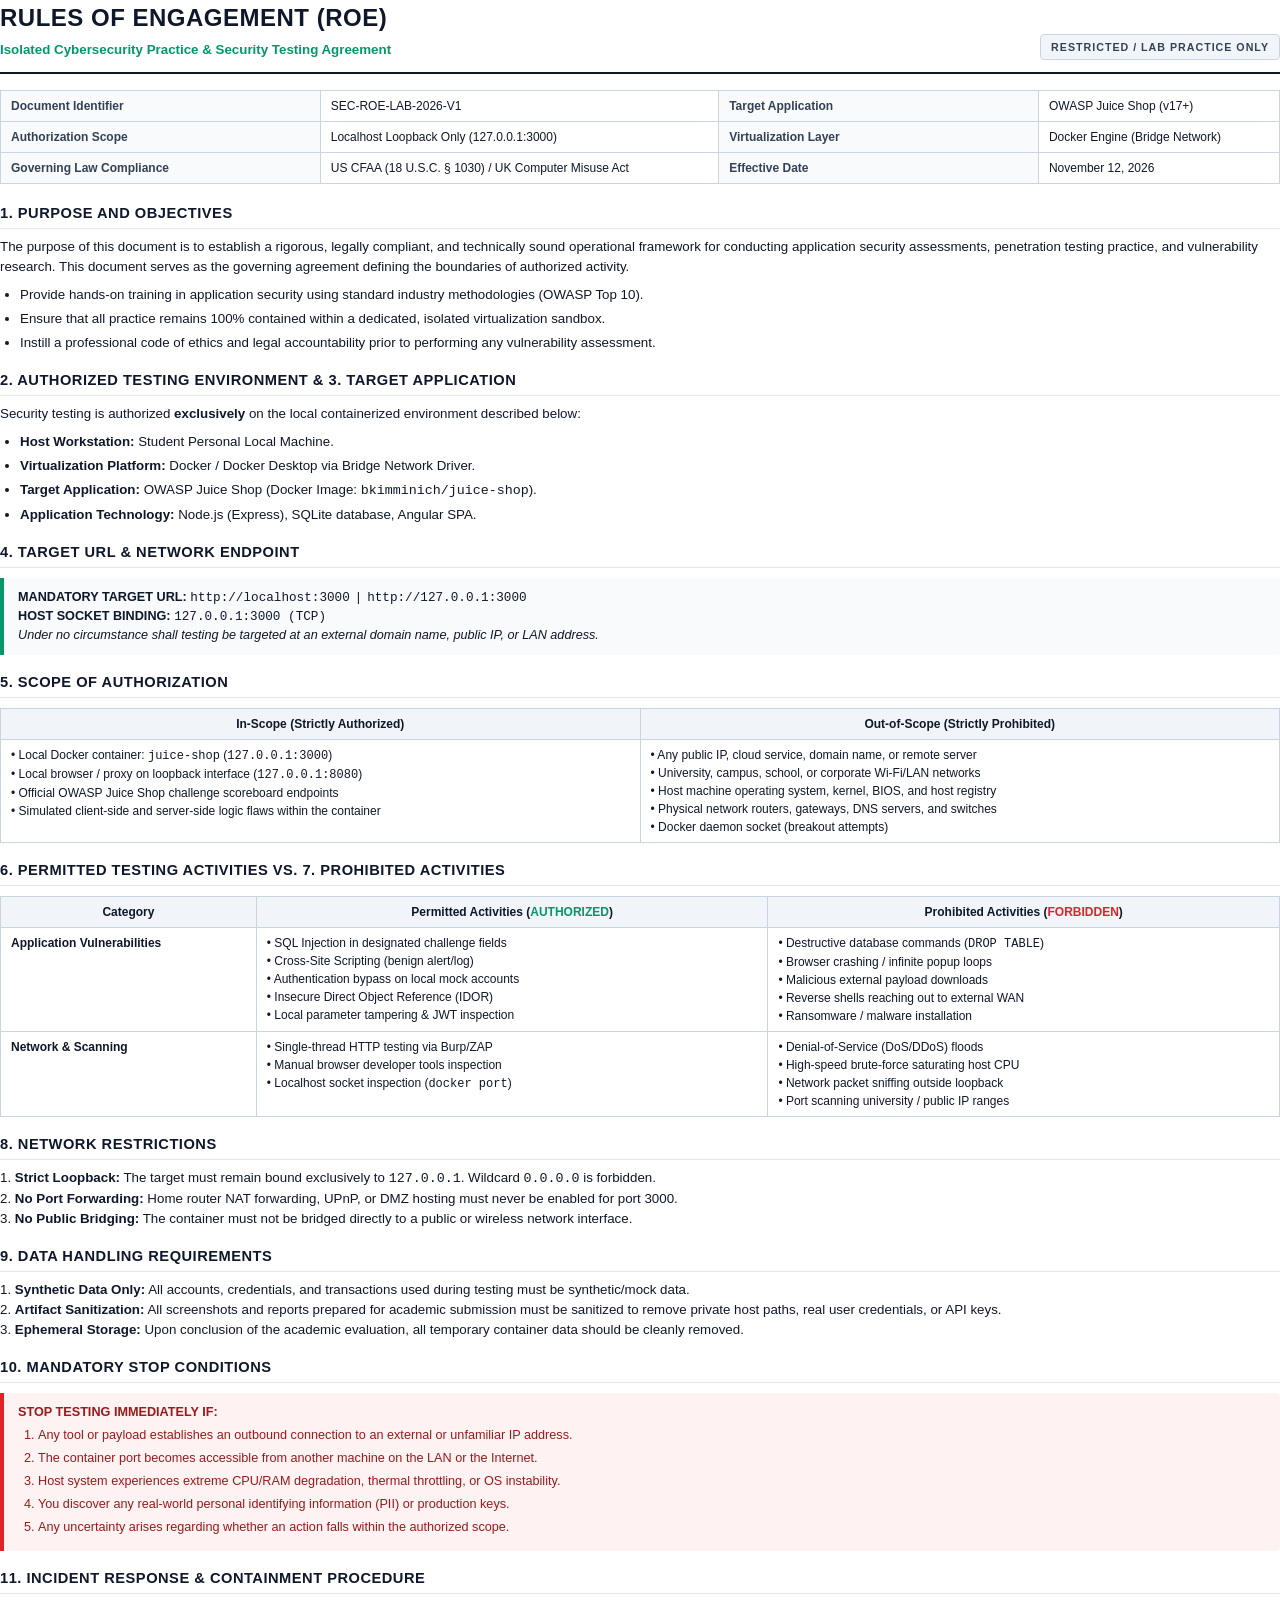
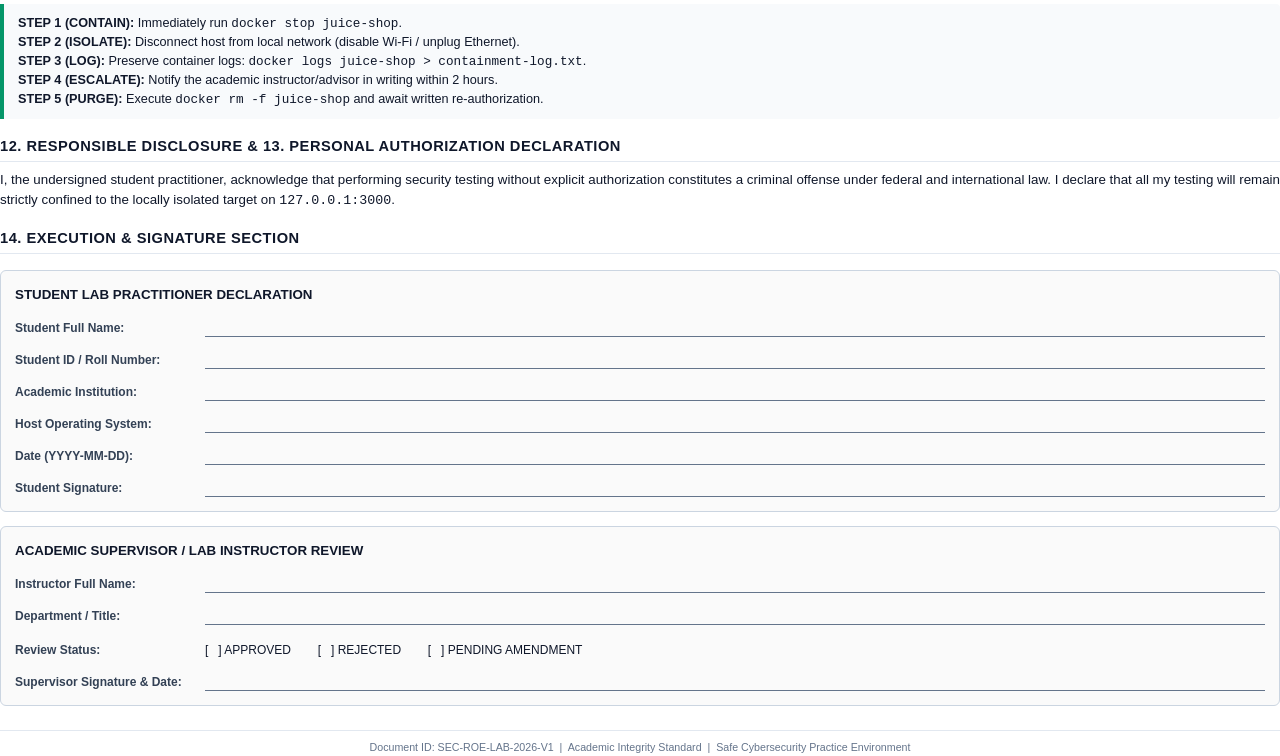
<file: reports/Rules_of_Engagement.html>
<!DOCTYPE html>
<html lang="en">
<head>
  <meta charset="UTF-8">
  <title>Rules of Engagement (ROE) – Safe Cybersecurity Practice Lab</title>
  <style>
    @page {
      size: A4;
      margin: 18mm 16mm 18mm 16mm;
      @bottom-right {
        content: counter(page);
        font-family: Arial, sans-serif;
        font-size: 9pt;
        color: #64748b;
      }
    }
    *, *::before, *::after {
      box-sizing: border-box;
    }
    body {
      font-family: -apple-system, BlinkMacSystemFont, "Segoe UI", Roboto, Helvetica, Arial, sans-serif;
      font-size: 10pt;
      line-height: 1.5;
      color: #0f172a;
      background-color: #ffffff;
      margin: 0;
      padding: 0;
    }
    .header-banner {
      border-bottom: 2px solid #0f172a;
      padding-bottom: 12px;
      margin-bottom: 16px;
      display: flex;
      justify-content: space-between;
      align-items: flex-end;
    }
    .header-title {
      font-size: 18pt;
      font-weight: 800;
      color: #0f172a;
      text-transform: uppercase;
      letter-spacing: 0.5px;
      margin: 0;
    }
    .header-subtitle {
      font-size: 10pt;
      font-weight: 600;
      color: #059669;
      margin-top: 4px;
    }
    .classification-tag {
      background: #f1f5f9;
      border: 1px solid #cbd5e1;
      padding: 4px 10px;
      font-size: 8pt;
      font-weight: 700;
      color: #334155;
      letter-spacing: 1px;
      text-transform: uppercase;
      border-radius: 4px;
    }
    .meta-table {
      width: 100%;
      border-collapse: collapse;
      margin-bottom: 18px;
      font-size: 9pt;
    }
    .meta-table th, .meta-table td {
      border: 1px solid #cbd5e1;
      padding: 6px 10px;
    }
    .meta-table th {
      background-color: #f8fafc;
      text-align: left;
      font-weight: 700;
      color: #334155;
      width: 25%;
    }
    .meta-table td {
      background-color: #ffffff;
      color: #0f172a;
    }
    h2 {
      font-size: 11pt;
      font-weight: 800;
      color: #0f172a;
      border-bottom: 1px solid #e2e8f0;
      padding-bottom: 4px;
      margin-top: 16px;
      margin-bottom: 8px;
      text-transform: uppercase;
      letter-spacing: 0.5px;
    }
    p, ul, ol {
      margin-top: 4px;
      margin-bottom: 8px;
    }
    ul, ol {
      padding-left: 20px;
    }
    li {
      margin-bottom: 4px;
    }
    .highlight-box {
      background-color: #f8fafc;
      border-left: 4px solid #059669;
      padding: 10px 14px;
      margin: 10px 0;
      border-radius: 0 4px 4px 0;
      font-size: 9.5pt;
    }
    .warning-box {
      background-color: #fef2f2;
      border-left: 4px solid #dc2626;
      padding: 10px 14px;
      margin: 10px 0;
      border-radius: 0 4px 4px 0;
      font-size: 9.5pt;
      color: #991b1b;
    }
    .rule-table {
      width: 100%;
      border-collapse: collapse;
      margin: 10px 0;
      font-size: 9pt;
    }
    .rule-table th, .rule-table td {
      border: 1px solid #cbd5e1;
      padding: 6px 10px;
      vertical-align: top;
    }
    .rule-table th {
      background-color: #f1f5f9;
      color: #0f172a;
      font-weight: 700;
    }
    .tag-permitted {
      color: #059669;
      font-weight: 700;
    }
    .tag-prohibited {
      color: #dc2626;
      font-weight: 700;
    }
    .signature-card {
      border: 1px solid #cbd5e1;
      border-radius: 6px;
      padding: 14px;
      margin-top: 16px;
      background: #fafafa;
      page-break-inside: avoid;
    }
    .sig-row {
      display: flex;
      margin-bottom: 12px;
      align-items: flex-end;
    }
    .sig-label {
      width: 190px;
      font-weight: 700;
      font-size: 9pt;
      color: #334155;
    }
    .sig-line {
      flex: 1;
      border-bottom: 1px solid #64748b;
      height: 20px;
    }
    .footer-note {
      margin-top: 24px;
      font-size: 8pt;
      color: #64748b;
      text-align: center;
      border-top: 1px solid #e2e8f0;
      padding-top: 8px;
    }
    .page-break {
      page-break-before: always;
    }
  </style>
</head>
<body>

  <!-- HEADER -->
  <div class="header-banner">
    <div>
      <h1 class="header-title">Rules of Engagement (ROE)</h1>
      <div class="header-subtitle">Isolated Cybersecurity Practice &amp; Security Testing Agreement</div>
    </div>
    <div class="classification-tag">Restricted / Lab Practice Only</div>
  </div>

  <!-- METADATA TABLE -->
  <table class="meta-table">
    <tr>
      <th>Document Identifier</th>
      <td>SEC-ROE-LAB-2026-V1</td>
      <th>Target Application</th>
      <td>OWASP Juice Shop (v17+)</td>
    </tr>
    <tr>
      <th>Authorization Scope</th>
      <td>Localhost Loopback Only (127.0.0.1:3000)</td>
      <th>Virtualization Layer</th>
      <td>Docker Engine (Bridge Network)</td>
    </tr>
    <tr>
      <th>Governing Law Compliance</th>
      <td>US CFAA (18 U.S.C. § 1030) / UK Computer Misuse Act</td>
      <th>Effective Date</th>
      <td>November 12, 2026</td>
    </tr>
  </table>

  <!-- SECTION 1 -->
  <h2>1. Purpose and Objectives</h2>
  <p>
    The purpose of this document is to establish a rigorous, legally compliant, and technically sound operational framework for conducting application security assessments, penetration testing practice, and vulnerability research. This document serves as the governing agreement defining the boundaries of authorized activity.
  </p>
  <ul>
    <li>Provide hands-on training in application security using standard industry methodologies (OWASP Top 10).</li>
    <li>Ensure that all practice remains 100% contained within a dedicated, isolated virtualization sandbox.</li>
    <li>Instill a professional code of ethics and legal accountability prior to performing any vulnerability assessment.</li>
  </ul>

  <!-- SECTION 2 & 3 -->
  <h2>2. Authorized Testing Environment &amp; 3. Target Application</h2>
  <p>
    Security testing is authorized <strong>exclusively</strong> on the local containerized environment described below:
  </p>
  <ul>
    <li><strong>Host Workstation:</strong> Student Personal Local Machine.</li>
    <li><strong>Virtualization Platform:</strong> Docker / Docker Desktop via Bridge Network Driver.</li>
    <li><strong>Target Application:</strong> OWASP Juice Shop (Docker Image: <code>bkimminich/juice-shop</code>).</li>
    <li><strong>Application Technology:</strong> Node.js (Express), SQLite database, Angular SPA.</li>
  </ul>

  <!-- SECTION 4 -->
  <h2>4. Target URL &amp; Network Endpoint</h2>
  <div class="highlight-box">
    <strong>MANDATORY TARGET URL:</strong> <code>http://localhost:3000</code> &nbsp;|&nbsp; <code>http://127.0.0.1:3000</code><br>
    <strong>HOST SOCKET BINDING:</strong> <code>127.0.0.1:3000 (TCP)</code><br>
    <em>Under no circumstance shall testing be targeted at an external domain name, public IP, or LAN address.</em>
  </div>

  <!-- SECTION 5 -->
  <h2>5. Scope of Authorization</h2>
  <table class="rule-table">
    <tr>
      <th style="width: 50%;">In-Scope (Strictly Authorized)</th>
      <th style="width: 50%;">Out-of-Scope (Strictly Prohibited)</th>
    </tr>
    <tr>
      <td>
        • Local Docker container: <code>juice-shop</code> (<code>127.0.0.1:3000</code>)<br>
        • Local browser / proxy on loopback interface (<code>127.0.0.1:8080</code>)<br>
        • Official OWASP Juice Shop challenge scoreboard endpoints<br>
        • Simulated client-side and server-side logic flaws within the container
      </td>
      <td>
        • Any public IP, cloud service, domain name, or remote server<br>
        • University, campus, school, or corporate Wi-Fi/LAN networks<br>
        • Host machine operating system, kernel, BIOS, and host registry<br>
        • Physical network routers, gateways, DNS servers, and switches<br>
        • Docker daemon socket (breakout attempts)
      </td>
    </tr>
  </table>

  <!-- SECTION 6 & 7 -->
  <h2>6. Permitted Testing Activities vs. 7. Prohibited Activities</h2>
  <table class="rule-table">
    <tr>
      <th style="width: 20%;">Category</th>
      <th style="width: 40%;">Permitted Activities (<span class="tag-permitted">AUTHORIZED</span>)</th>
      <th style="width: 40%;">Prohibited Activities (<span class="tag-prohibited">FORBIDDEN</span>)</th>
    </tr>
    <tr>
      <td><strong>Application Vulnerabilities</strong></td>
      <td>
        • SQL Injection in designated challenge fields<br>
        • Cross-Site Scripting (benign alert/log)<br>
        • Authentication bypass on local mock accounts<br>
        • Insecure Direct Object Reference (IDOR)<br>
        • Local parameter tampering &amp; JWT inspection
      </td>
      <td>
        • Destructive database commands (<code>DROP TABLE</code>)<br>
        • Browser crashing / infinite popup loops<br>
        • Malicious external payload downloads<br>
        • Reverse shells reaching out to external WAN<br>
        • Ransomware / malware installation
      </td>
    </tr>
    <tr>
      <td><strong>Network &amp; Scanning</strong></td>
      <td>
        • Single-thread HTTP testing via Burp/ZAP<br>
        • Manual browser developer tools inspection<br>
        • Localhost socket inspection (<code>docker port</code>)
      </td>
      <td>
        • Denial-of-Service (DoS/DDoS) floods<br>
        • High-speed brute-force saturating host CPU<br>
        • Network packet sniffing outside loopback<br>
        • Port scanning university / public IP ranges
      </td>
    </tr>
  </table>

  <div class="page-break"></div>

  <!-- SECTION 8 -->
  <h2>8. Network Restrictions</h2>
  <p>
    1. <strong>Strict Loopback:</strong> The target must remain bound exclusively to <code>127.0.0.1</code>. Wildcard <code>0.0.0.0</code> is forbidden.<br>
    2. <strong>No Port Forwarding:</strong> Home router NAT forwarding, UPnP, or DMZ hosting must never be enabled for port 3000.<br>
    3. <strong>No Public Bridging:</strong> The container must not be bridged directly to a public or wireless network interface.
  </p>

  <!-- SECTION 9 -->
  <h2>9. Data Handling Requirements</h2>
  <p>
    1. <strong>Synthetic Data Only:</strong> All accounts, credentials, and transactions used during testing must be synthetic/mock data.<br>
    2. <strong>Artifact Sanitization:</strong> All screenshots and reports prepared for academic submission must be sanitized to remove private host paths, real user credentials, or API keys.<br>
    3. <strong>Ephemeral Storage:</strong> Upon conclusion of the academic evaluation, all temporary container data should be cleanly removed.
  </p>

  <!-- SECTION 10 -->
  <h2>10. Mandatory Stop Conditions</h2>
  <div class="warning-box">
    <strong>STOP TESTING IMMEDIATELY IF:</strong>
    <ol style="margin-top: 4px; margin-bottom: 0;">
      <li>Any tool or payload establishes an outbound connection to an external or unfamiliar IP address.</li>
      <li>The container port becomes accessible from another machine on the LAN or the Internet.</li>
      <li>Host system experiences extreme CPU/RAM degradation, thermal throttling, or OS instability.</li>
      <li>You discover any real-world personal identifying information (PII) or production keys.</li>
      <li>Any uncertainty arises regarding whether an action falls within the authorized scope.</li>
    </ol>
  </div>

  <!-- SECTION 11 -->
  <h2>11. Incident Response &amp; Containment Procedure</h2>
  <div class="highlight-box">
    <strong>STEP 1 (CONTAIN):</strong> Immediately run <code>docker stop juice-shop</code>.<br>
    <strong>STEP 2 (ISOLATE):</strong> Disconnect host from local network (disable Wi-Fi / unplug Ethernet).<br>
    <strong>STEP 3 (LOG):</strong> Preserve container logs: <code>docker logs juice-shop &gt; containment-log.txt</code>.<br>
    <strong>STEP 4 (ESCALATE):</strong> Notify the academic instructor/advisor in writing within 2 hours.<br>
    <strong>STEP 5 (PURGE):</strong> Execute <code>docker rm -f juice-shop</code> and await written re-authorization.
  </div>

  <!-- SECTION 12 & 13 -->
  <h2>12. Responsible Disclosure &amp; 13. Personal Authorization Declaration</h2>
  <p>
    I, the undersigned student practitioner, acknowledge that performing security testing without explicit authorization constitutes a criminal offense under federal and international law. I declare that all my testing will remain strictly confined to the locally isolated target on <code>127.0.0.1:3000</code>.
  </p>

  <!-- SECTION 14: SIGNATURE BLOCK -->
  <h2>14. Execution &amp; Signature Section</h2>
  <div class="signature-card">
    <div style="font-weight: 800; font-size: 10pt; color: #0f172a; margin-bottom: 12px; text-transform: uppercase;">
      Student Lab Practitioner Declaration
    </div>
    <div class="sig-row">
      <div class="sig-label">Student Full Name:</div>
      <div class="sig-line"></div>
    </div>
    <div class="sig-row">
      <div class="sig-label">Student ID / Roll Number:</div>
      <div class="sig-line"></div>
    </div>
    <div class="sig-row">
      <div class="sig-label">Academic Institution:</div>
      <div class="sig-line"></div>
    </div>
    <div class="sig-row">
      <div class="sig-label">Host Operating System:</div>
      <div class="sig-line"></div>
    </div>
    <div class="sig-row">
      <div class="sig-label">Date (YYYY-MM-DD):</div>
      <div class="sig-line"></div>
    </div>
    <div class="sig-row" style="margin-bottom: 0;">
      <div class="sig-label">Student Signature:</div>
      <div class="sig-line"></div>
    </div>
  </div>

  <div class="signature-card" style="margin-top: 14px;">
    <div style="font-weight: 800; font-size: 10pt; color: #0f172a; margin-bottom: 12px; text-transform: uppercase;">
      Academic Supervisor / Lab Instructor Review
    </div>
    <div class="sig-row">
      <div class="sig-label">Instructor Full Name:</div>
      <div class="sig-line"></div>
    </div>
    <div class="sig-row">
      <div class="sig-label">Department / Title:</div>
      <div class="sig-line"></div>
    </div>
    <div class="sig-row">
      <div class="sig-label">Review Status:</div>
      <div style="flex: 1; font-size: 9pt; padding-top: 4px;">
        [ &nbsp; ] APPROVED &nbsp;&nbsp;&nbsp;&nbsp;&nbsp;&nbsp; [ &nbsp; ] REJECTED &nbsp;&nbsp;&nbsp;&nbsp;&nbsp;&nbsp; [ &nbsp; ] PENDING AMENDMENT
      </div>
    </div>
    <div class="sig-row" style="margin-bottom: 0;">
      <div class="sig-label">Supervisor Signature &amp; Date:</div>
      <div class="sig-line"></div>
    </div>
  </div>

  <div class="footer-note">
    Document ID: SEC-ROE-LAB-2026-V1 &nbsp;|&nbsp; Academic Integrity Standard &nbsp;|&nbsp; Safe Cybersecurity Practice Environment
  </div>

</body>
</html>
</file>
<file: css/style.css>
/* ==========================================================================
   Cybersecurity Laboratory Dashboard - Professional Dark Navy / Emerald Theme
   ========================================================================== */

:root {
  --bg-primary: #070d18;
  --bg-secondary: #0b1326;
  --bg-card: #0f1a30;
  --bg-card-hover: #132240;
  --bg-input: #080f1d;
  
  --border-color: #1e293b;
  --border-focus: #10b981;
  --border-subtle: rgba(255, 255, 255, 0.07);
  
  --emerald: #10b981;
  --emerald-glow: rgba(16, 185, 129, 0.25);
  --emerald-dark: #065f46;
  --emerald-light: #34d399;
  
  --cyan: #38bdf8;
  --cyan-dark: #0284c7;
  --amber: #f59e0b;
  --amber-dark: #78350f;
  --rose: #ef4444;
  --rose-dark: #7f1d1d;
  
  --text-primary: #f8fafc;
  --text-secondary: #94a3b8;
  --text-muted: #64748b;
  
  --font-sans: 'Inter', -apple-system, BlinkMacSystemFont, 'Segoe UI', Roboto, Helvetica, Arial, sans-serif;
  --font-mono: 'JetBrains Mono', 'Fira Code', 'Consolas', 'Courier New', monospace;
  
  --sidebar-width: 270px;
  --header-height: 64px;
  --radius-sm: 6px;
  --radius-md: 10px;
  --radius-lg: 14px;
  --transition: all 0.2s cubic-bezier(0.4, 0, 0.2, 1);
}

*, *::before, *::after {
  box-sizing: border-box;
  margin: 0;
  padding: 0;
}

html {
  scroll-behavior: smooth;
  font-size: 15px;
}

body {
  background-color: var(--bg-primary);
  color: var(--text-primary);
  font-family: var(--font-sans);
  line-height: 1.6;
  overflow-x: hidden;
  display: flex;
  min-height: 100vh;
}

/* ==========================================================================
   Sidebar Navigation
   ========================================================================== */

.sidebar {
  width: var(--sidebar-width);
  background-color: var(--bg-secondary);
  border-right: 1px solid var(--border-color);
  position: fixed;
  top: 0;
  bottom: 0;
  left: 0;
  display: flex;
  flex-direction: column;
  z-index: 100;
  transition: var(--transition);
}

.sidebar-header {
  padding: 20px 18px;
  border-bottom: 1px solid var(--border-color);
  display: flex;
  align-items: center;
  gap: 12px;
}

.logo-badge {
  width: 36px;
  height: 36px;
  border-radius: var(--radius-sm);
  background: linear-gradient(135deg, var(--emerald-dark), var(--bg-card));
  border: 1px solid var(--emerald);
  display: flex;
  align-items: center;
  justify-content: center;
  color: var(--emerald-light);
  font-family: var(--font-mono);
  font-weight: 700;
  font-size: 16px;
  box-shadow: 0 0 12px var(--emerald-glow);
}

.sidebar-title {
  font-size: 13px;
  font-weight: 700;
  letter-spacing: 0.5px;
  color: var(--text-primary);
  line-height: 1.3;
}

.sidebar-subtitle {
  font-size: 10px;
  color: var(--emerald-light);
  font-family: var(--font-mono);
  text-transform: uppercase;
  letter-spacing: 1px;
}

.sidebar-nav {
  padding: 16px 12px;
  flex: 1;
  overflow-y: auto;
  display: flex;
  flex-direction: column;
  gap: 4px;
}

.nav-item {
  display: flex;
  align-items: center;
  gap: 12px;
  padding: 10px 14px;
  border-radius: var(--radius-sm);
  color: var(--text-secondary);
  text-decoration: none;
  font-size: 13px;
  font-weight: 500;
  transition: var(--transition);
  position: relative;
}

.nav-item:hover {
  background-color: var(--bg-card);
  color: var(--text-primary);
}

.nav-item.active {
  background-color: rgba(16, 185, 129, 0.12);
  color: var(--emerald-light);
  font-weight: 600;
  border-left: 3px solid var(--emerald);
}

.nav-num {
  font-family: var(--font-mono);
  font-size: 11px;
  color: var(--text-muted);
}

.nav-item.active .nav-num {
  color: var(--emerald);
}

.sidebar-footer {
  padding: 16px;
  border-top: 1px solid var(--border-color);
  background-color: rgba(7, 13, 24, 0.4);
}

.status-indicator {
  display: flex;
  align-items: center;
  gap: 8px;
  font-size: 11px;
  font-family: var(--font-mono);
  color: var(--text-secondary);
}

.status-dot {
  width: 8px;
  height: 8px;
  border-radius: 50%;
  background-color: var(--emerald);
  box-shadow: 0 0 8px var(--emerald);
}

/* ==========================================================================
   Main Content Layout
   ========================================================================== */

.main-content {
  margin-left: var(--sidebar-width);
  flex: 1;
  display: flex;
  flex-direction: column;
  min-height: 100vh;
}

.top-bar {
  height: var(--header-height);
  background-color: rgba(11, 19, 38, 0.85);
  backdrop-filter: blur(10px);
  border-bottom: 1px solid var(--border-color);
  position: sticky;
  top: 0;
  z-index: 90;
  display: flex;
  align-items: center;
  justify-content: space-between;
  padding: 0 32px;
}

.top-bar-title {
  font-size: 14px;
  font-weight: 600;
  color: var(--text-primary);
  display: flex;
  align-items: center;
  gap: 10px;
}

.badge-tag {
  font-family: var(--font-mono);
  font-size: 10px;
  font-weight: 700;
  padding: 3px 8px;
  border-radius: 4px;
  text-transform: uppercase;
  letter-spacing: 0.5px;
}

.badge-secure {
  background-color: rgba(16, 185, 129, 0.15);
  color: var(--emerald-light);
  border: 1px solid rgba(16, 185, 129, 0.3);
}

.badge-warning {
  background-color: rgba(245, 158, 11, 0.15);
  color: var(--amber);
  border: 1px solid rgba(245, 158, 11, 0.3);
}

.badge-danger {
  background-color: rgba(239, 68, 68, 0.15);
  color: var(--rose);
  border: 1px solid rgba(239, 68, 68, 0.3);
}

.badge-info {
  background-color: rgba(56, 189, 248, 0.15);
  color: var(--cyan);
  border: 1px solid rgba(56, 189, 248, 0.3);
}

.top-bar-actions {
  display: flex;
  align-items: center;
  gap: 14px;
}

.btn-sm {
  padding: 6px 12px;
  font-size: 11px;
  font-weight: 600;
  border-radius: var(--radius-sm);
  text-decoration: none;
  display: inline-flex;
  align-items: center;
  gap: 6px;
  cursor: pointer;
  border: 1px solid transparent;
  transition: var(--transition);
}

.btn-secondary {
  background-color: var(--bg-card);
  color: var(--text-primary);
  border-color: var(--border-color);
}

.btn-secondary:hover {
  background-color: var(--bg-card-hover);
  border-color: var(--text-muted);
}

.btn-primary {
  background-color: var(--emerald);
  color: #042416;
  font-weight: 700;
}

.btn-primary:hover {
  background-color: var(--emerald-light);
  box-shadow: 0 0 12px var(--emerald-glow);
}

.content-container {
  max-width: 1180px;
  width: 100%;
  margin: 0 auto;
  padding: 36px 32px 80px 32px;
  display: flex;
  flex-direction: column;
  gap: 56px;
}

/* ==========================================================================
   Section Styling & Headers
   ========================================================================== */

.section-block {
  scroll-margin-top: calc(var(--header-height) + 24px);
}

.section-header {
  margin-bottom: 24px;
}

.section-meta {
  display: flex;
  align-items: center;
  gap: 10px;
  margin-bottom: 6px;
}

.section-id {
  font-family: var(--font-mono);
  font-size: 11px;
  color: var(--emerald-light);
  font-weight: 700;
  text-transform: uppercase;
}

.section-title {
  font-size: 24px;
  font-weight: 800;
  color: var(--text-primary);
  letter-spacing: -0.5px;
}

.section-desc {
  font-size: 14px;
  color: var(--text-secondary);
  max-width: 820px;
  margin-top: 6px;
}

/* ==========================================================================
   Dashboard Metrics Grid
   ========================================================================== */

.metrics-grid {
  display: grid;
  grid-template-columns: repeat(auto-fit, minmax(240px, 1fr));
  gap: 16px;
  margin-bottom: 24px;
}

.metric-card {
  background-color: var(--bg-card);
  border: 1px solid var(--border-color);
  border-radius: var(--radius-md);
  padding: 18px;
  display: flex;
  flex-direction: column;
  gap: 8px;
  transition: var(--transition);
}

.metric-card:hover {
  border-color: var(--border-focus);
  transform: translateY(-2px);
  background-color: var(--bg-card-hover);
}

.metric-label {
  font-size: 11px;
  color: var(--text-muted);
  text-transform: uppercase;
  font-family: var(--font-mono);
  letter-spacing: 0.5px;
}

.metric-value {
  font-size: 18px;
  font-weight: 700;
  color: var(--text-primary);
  display: flex;
  align-items: center;
  gap: 8px;
}

.metric-desc {
  font-size: 11px;
  color: var(--text-secondary);
  line-height: 1.4;
}

/* ==========================================================================
   Architecture Callout Warnings
   ========================================================================== */

.alert-card {
  border-radius: var(--radius-md);
  padding: 18px 22px;
  margin-bottom: 24px;
  display: flex;
  gap: 16px;
  align-items: flex-start;
}

.alert-warning {
  background-color: rgba(245, 158, 11, 0.08);
  border: 1px solid rgba(245, 158, 11, 0.3);
  border-left: 4px solid var(--amber);
}

.alert-danger {
  background-color: rgba(239, 68, 68, 0.08);
  border: 1px solid rgba(239, 68, 68, 0.3);
  border-left: 4px solid var(--rose);
}

.alert-icon {
  font-size: 20px;
  flex-shrink: 0;
  margin-top: 2px;
}

.alert-title {
  font-size: 13px;
  font-weight: 700;
  color: #fbbf24;
  margin-bottom: 4px;
}

.alert-desc {
  font-size: 12px;
  color: #fef3c7;
  line-height: 1.5;
}

/* ==========================================================================
   Code Blocks & Terminal Snippets
   ========================================================================== */

.code-window {
  background-color: #040812;
  border: 1px solid var(--border-color);
  border-radius: var(--radius-md);
  overflow: hidden;
  margin: 16px 0;
}

.code-header {
  background-color: #091022;
  padding: 10px 16px;
  display: flex;
  align-items: center;
  justify-content: space-between;
  border-bottom: 1px solid var(--border-color);
}

.code-dots {
  display: flex;
  gap: 6px;
}

.code-dot {
  width: 9px;
  height: 9px;
  border-radius: 50%;
}

.code-dot-red { background-color: #ef4444; }
.code-dot-yellow { background-color: #f59e0b; }
.code-dot-green { background-color: #10b981; }

.code-title {
  font-family: var(--font-mono);
  font-size: 11px;
  color: var(--text-secondary);
}

.code-copy-btn {
  background: transparent;
  border: 1px solid var(--border-subtle);
  color: var(--text-secondary);
  font-size: 11px;
  padding: 3px 8px;
  border-radius: 4px;
  cursor: pointer;
  font-family: var(--font-mono);
  transition: var(--transition);
}

.code-copy-btn:hover {
  color: var(--emerald-light);
  border-color: var(--emerald);
}

.code-body {
  padding: 16px;
  overflow-x: auto;
  font-family: var(--font-mono);
  font-size: 12px;
  line-height: 1.6;
  color: #e2e8f0;
}

.code-body .cmd { color: #34d399; font-weight: 600; }
.code-body .flag { color: #38bdf8; }
.code-body .comment { color: #64748b; font-style: italic; }
.code-body .output { color: #94a3b8; }

/* ==========================================================================
   Tab Switchers
   ========================================================================== */

.tab-container {
  margin-top: 16px;
}

.tab-nav {
  display: flex;
  gap: 6px;
  border-bottom: 1px solid var(--border-color);
  padding-bottom: 8px;
  margin-bottom: 16px;
}

.tab-btn {
  background: transparent;
  border: none;
  color: var(--text-secondary);
  font-size: 13px;
  font-weight: 600;
  padding: 8px 16px;
  border-radius: var(--radius-sm);
  cursor: pointer;
  transition: var(--transition);
}

.tab-btn:hover {
  color: var(--text-primary);
  background-color: var(--bg-card);
}

.tab-btn.active {
  background-color: rgba(16, 185, 129, 0.15);
  color: var(--emerald-light);
  border: 1px solid rgba(16, 185, 129, 0.3);
}

.tab-pane {
  display: none;
}

.tab-pane.active {
  display: block;
}

/* ==========================================================================
   Tables
   ========================================================================== */

.custom-table {
  width: 100%;
  border-collapse: collapse;
  margin: 16px 0;
  font-size: 13px;
}

.custom-table th, .custom-table td {
  padding: 12px 14px;
  text-align: left;
  border-bottom: 1px solid var(--border-color);
}

.custom-table th {
  background-color: var(--bg-secondary);
  color: var(--text-secondary);
  font-family: var(--font-mono);
  font-size: 11px;
  text-transform: uppercase;
  letter-spacing: 0.5px;
}

.custom-table tr:hover td {
  background-color: rgba(19, 34, 64, 0.4);
}

/* ==========================================================================
   Diagram Viewers
   ========================================================================== */

.diagram-wrapper {
  background-color: #040812;
  border: 1px solid var(--border-color);
  border-radius: var(--radius-md);
  padding: 20px;
  position: relative;
  display: flex;
  flex-direction: column;
  gap: 14px;
}

.diagram-toolbar {
  display: flex;
  justify-content: space-between;
  align-items: center;
}

.diagram-title {
  font-size: 13px;
  font-weight: 700;
  color: var(--cyan);
  font-family: var(--font-mono);
}

.diagram-image-container {
  width: 100%;
  max-height: 520px;
  overflow: hidden;
  border-radius: var(--radius-sm);
  background-color: #070c18;
  display: flex;
  justify-content: center;
  align-items: center;
  border: 1px solid var(--border-subtle);
}

.diagram-image-container img, .diagram-image-container svg {
  max-width: 100%;
  height: auto;
  display: block;
}

/* ==========================================================================
   Evidence Gallery Cards & Dropzones
   ========================================================================== */

.evidence-grid {
  display: grid;
  grid-template-columns: repeat(auto-fit, minmax(340px, 1fr));
  gap: 20px;
}

.evidence-card {
  background-color: var(--bg-card);
  border: 1px solid var(--border-color);
  border-radius: var(--radius-md);
  padding: 20px;
  display: flex;
  flex-direction: column;
  gap: 12px;
  transition: var(--transition);
}

.evidence-card:hover {
  border-color: rgba(56, 189, 248, 0.5);
  box-shadow: 0 4px 20px rgba(0, 0, 0, 0.3);
}

.evidence-header {
  display: flex;
  justify-content: space-between;
  align-items: center;
}

.evidence-id {
  font-family: var(--font-mono);
  font-size: 11px;
  font-weight: 700;
  color: var(--cyan);
  background-color: rgba(56, 189, 248, 0.1);
  padding: 3px 8px;
  border-radius: 4px;
  border: 1px solid rgba(56, 189, 248, 0.3);
}

.evidence-status {
  font-size: 10px;
  font-family: var(--font-mono);
  font-weight: 700;
  color: var(--amber);
}

.evidence-status.verified {
  color: var(--emerald-light);
}

.evidence-title {
  font-size: 15px;
  font-weight: 700;
  color: var(--text-primary);
}

.evidence-proves {
  font-size: 12px;
  color: var(--text-secondary);
  line-height: 1.5;
}

.dropzone-placeholder {
  border: 2px dashed var(--border-color);
  border-radius: var(--radius-sm);
  padding: 24px 16px;
  text-align: center;
  background-color: rgba(7, 13, 24, 0.5);
  cursor: pointer;
  transition: var(--transition);
  position: relative;
}

.dropzone-placeholder:hover {
  border-color: var(--emerald);
  background-color: rgba(16, 185, 129, 0.05);
}

.dropzone-icon {
  font-size: 24px;
  color: var(--text-muted);
  margin-bottom: 6px;
}

.dropzone-text {
  font-size: 11px;
  color: var(--text-secondary);
}

.dropzone-hint {
  font-size: 9px;
  color: var(--text-muted);
  font-family: var(--font-mono);
  margin-top: 4px;
}

.dropzone-preview {
  max-width: 100%;
  max-height: 140px;
  object-fit: contain;
  display: none;
  border-radius: 4px;
  margin: 0 auto;
}

.evidence-instr-toggle {
  background: transparent;
  border: none;
  color: var(--cyan);
  font-size: 11px;
  text-align: left;
  cursor: pointer;
  padding: 4px 0;
  font-family: var(--font-mono);
}

.evidence-instr-content {
  font-size: 11px;
  color: var(--text-muted);
  background-color: rgba(4, 8, 18, 0.6);
  padding: 8px 12px;
  border-radius: 4px;
  display: none;
  line-height: 1.5;
}

/* ==========================================================================
   Verification Checklist Card
   ========================================================================== */

.verification-dashboard {
  background-color: var(--bg-card);
  border: 1px solid var(--border-color);
  border-radius: var(--radius-lg);
  padding: 28px;
}

.progress-header {
  display: flex;
  justify-content: space-between;
  align-items: flex-end;
  margin-bottom: 12px;
}

.progress-title {
  font-size: 16px;
  font-weight: 700;
  color: var(--text-primary);
}

.progress-percent {
  font-family: var(--font-mono);
  font-size: 20px;
  font-weight: 800;
  color: var(--emerald-light);
}

.progress-track {
  height: 10px;
  background-color: var(--bg-primary);
  border-radius: 10px;
  overflow: hidden;
  border: 1px solid var(--border-color);
  margin-bottom: 24px;
}

.progress-bar-fill {
  height: 100%;
  width: 0%;
  background: linear-gradient(90deg, var(--emerald-dark), var(--emerald-light));
  transition: width 0.4s cubic-bezier(0.4, 0, 0.2, 1);
  box-shadow: 0 0 10px var(--emerald-glow);
}

.checklist-items {
  display: flex;
  flex-direction: column;
  gap: 10px;
}

.check-item {
  display: flex;
  align-items: center;
  justify-content: space-between;
  background-color: rgba(11, 19, 38, 0.7);
  border: 1px solid var(--border-color);
  padding: 12px 18px;
  border-radius: var(--radius-sm);
  transition: var(--transition);
  cursor: pointer;
}

.check-item:hover {
  background-color: var(--bg-card-hover);
  border-color: rgba(16, 185, 129, 0.3);
}

.check-item.completed {
  border-color: rgba(16, 185, 129, 0.4);
  background-color: rgba(16, 185, 129, 0.05);
}

.check-left {
  display: flex;
  align-items: center;
  gap: 14px;
}

.custom-checkbox {
  width: 18px;
  height: 18px;
  border-radius: 4px;
  border: 2px solid var(--text-muted);
  display: flex;
  align-items: center;
  justify-content: center;
  transition: var(--transition);
  flex-shrink: 0;
}

.check-item.completed .custom-checkbox {
  background-color: var(--emerald);
  border-color: var(--emerald);
  color: #042416;
}

.check-text {
  font-size: 13px;
  font-weight: 500;
  color: var(--text-primary);
}

.check-item.completed .check-text {
  color: var(--text-secondary);
}

.check-tag {
  font-family: var(--font-mono);
  font-size: 10px;
  font-weight: 700;
  padding: 2px 8px;
  border-radius: 4px;
}

.tag-pending {
  background-color: rgba(245, 158, 11, 0.1);
  color: var(--amber);
  border: 1px solid rgba(245, 158, 11, 0.2);
}

.tag-done {
  background-color: rgba(16, 185, 129, 0.15);
  color: var(--emerald-light);
  border: 1px solid rgba(16, 185, 129, 0.3);
}

.checklist-actions {
  margin-top: 24px;
  display: flex;
  justify-content: space-between;
  align-items: center;
}

/* ==========================================================================
   Accordion
   ========================================================================== */

.accordion-item {
  border: 1px solid var(--border-color);
  border-radius: var(--radius-sm);
  margin-bottom: 8px;
  overflow: hidden;
}

.accordion-trigger {
  width: 100%;
  background-color: var(--bg-card);
  padding: 12px 18px;
  display: flex;
  justify-content: space-between;
  align-items: center;
  border: none;
  color: var(--text-primary);
  font-size: 13px;
  font-weight: 600;
  text-align: left;
  cursor: pointer;
  transition: var(--transition);
}

.accordion-trigger:hover {
  background-color: var(--bg-card-hover);
}

.accordion-content {
  padding: 16px 18px;
  background-color: var(--bg-primary);
  border-top: 1px solid var(--border-color);
  font-size: 12px;
  color: var(--text-secondary);
  line-height: 1.6;
  display: none;
}

.accordion-item.active .accordion-content {
  display: block;
}

/* ==========================================================================
   Mobile & Responsive Adjustments
   ========================================================================== */

.mobile-menu-btn {
  display: none;
  background: transparent;
  border: none;
  color: var(--text-primary);
  font-size: 20px;
  cursor: pointer;
}

@media (max-width: 900px) {
  .sidebar {
    transform: translateX(-100%);
  }
  .sidebar.open {
    transform: translateX(0);
  }
  .main-content {
    margin-left: 0;
  }
  .mobile-menu-btn {
    display: block;
  }
  .top-bar {
    padding: 0 16px;
  }
  .content-container {
    padding: 24px 16px 60px 16px;
  }
}
</file>
